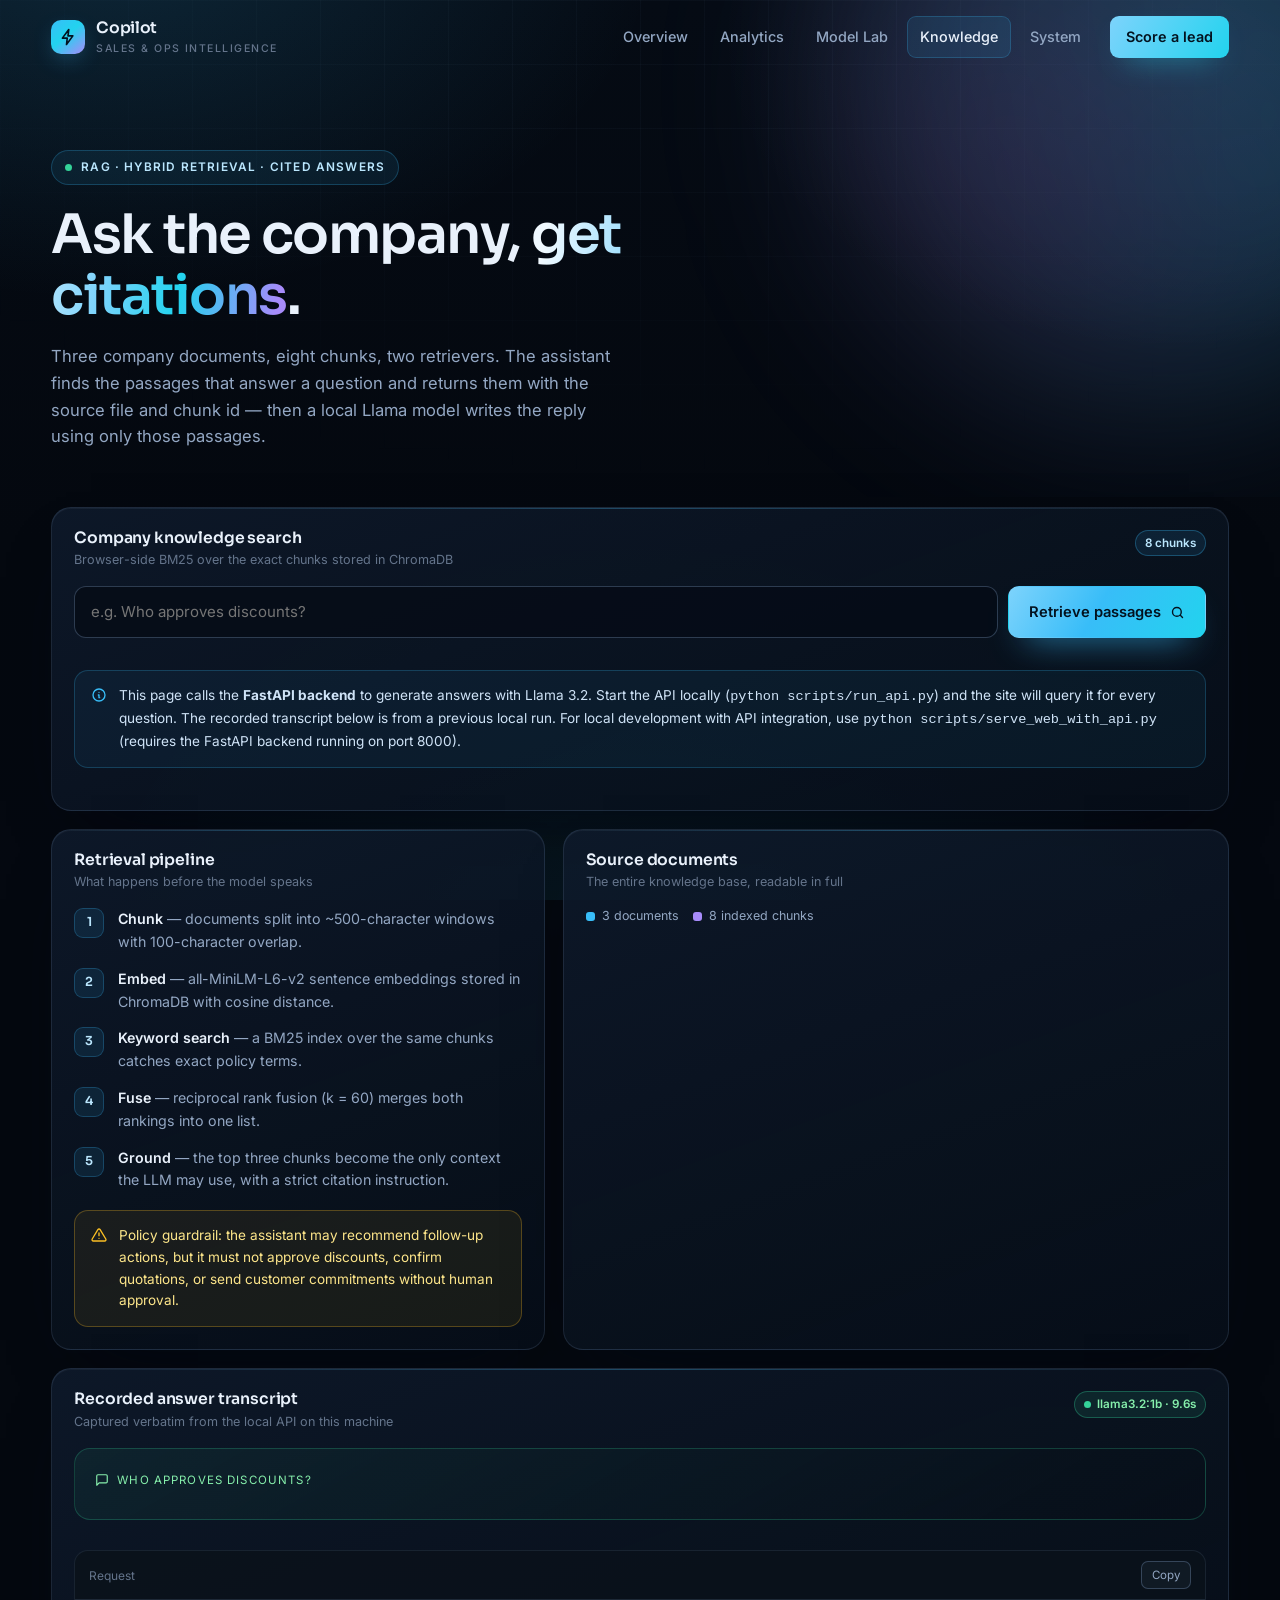
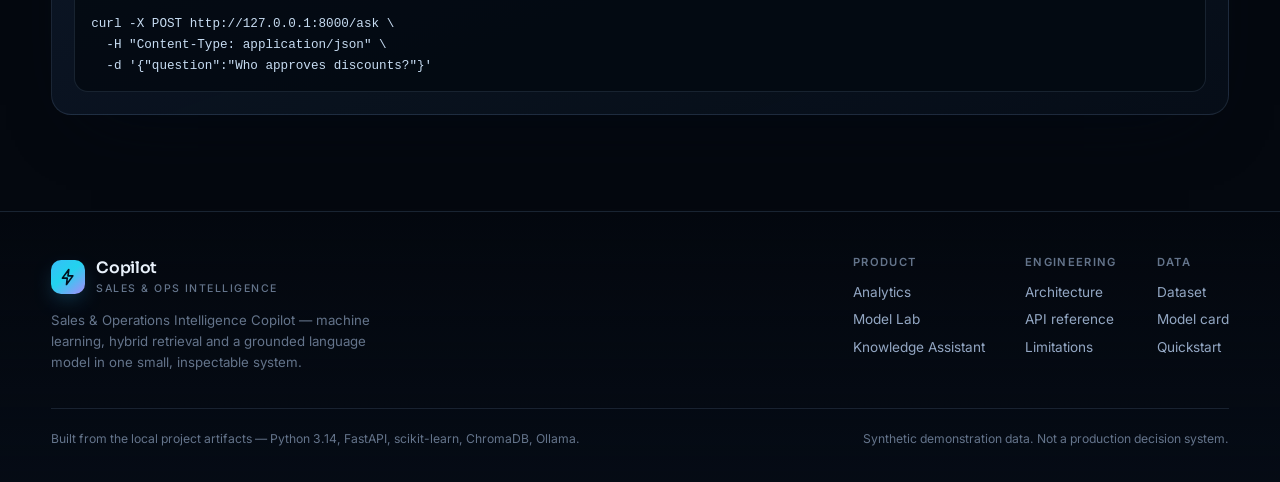
<file: web/knowledge.html>
<!doctype html>
<html lang="en">
<head>
  <meta charset="utf-8" />
  <meta name="viewport" content="width=device-width, initial-scale=1" />
  <title>Knowledge Assistant — Sales &amp; Operations Intelligence Copilot</title>
  <meta name="description" content="Retrieval-augmented company knowledge: hybrid semantic + BM25 search over company documents, with grounded answers and source citations." />
  <meta name="theme-color" content="#04080f" />
  <link rel="icon" href="favicon.svg" type="image/svg+xml" />
  <link rel="preconnect" href="https://fonts.googleapis.com" />
  <link rel="preconnect" href="https://fonts.gstatic.com" crossorigin />
  <link href="https://fonts.googleapis.com/css2?family=Inter:wght@400;500;600&family=Sora:wght@400;500;600;700&display=swap" rel="stylesheet" />
  <link rel="stylesheet" href="assets/css/styles.css" />
</head>
<body data-page="knowledge">
  <a class="skip-link" href="#main">Skip to content</a>

  <header class="site-nav">
    <div class="nav-inner">
      <a class="brand" href="index.html" aria-label="Sales and Operations Intelligence Copilot home">
        <span class="brand-mark" aria-hidden="true">
          <svg width="18" height="18" viewBox="0 0 24 24" fill="none" stroke="currentColor" stroke-width="2.2" stroke-linecap="round" stroke-linejoin="round"><path d="M13 2 4.5 13.5H11l-1 8.5 8.5-11.5H12l1-8.5Z"/></svg>
        </span>
        <span>Copilot<span class="brand-sub">Sales &amp; Ops Intelligence</span></span>
      </a>
      <button class="nav-toggle" type="button" aria-label="Toggle navigation" aria-expanded="false">
        <span></span><span></span><span></span>
      </button>
      <nav class="nav-links" aria-label="Primary">
        <a href="index.html" data-nav="overview">Overview</a>
        <a href="analytics.html" data-nav="analytics">Analytics</a>
        <a href="model.html" data-nav="model">Model Lab</a>
        <a href="knowledge.html" data-nav="knowledge">Knowledge</a>
        <a href="system.html" data-nav="system">System</a>
        <a href="model.html" class="nav-cta">Score a lead</a>
      </nav>
    </div>
  </header>

  <main id="main">
    <section class="hero" style="padding-bottom: 30px;">
      <div class="shell">
        <span class="eyebrow"><span class="pulse-dot"></span> RAG &middot; hybrid retrieval &middot; cited answers</span>
        <h1 style="font-size: clamp(2.2rem, 4.4vw, 3.4rem); margin: 20px 0 16px; max-width: 18ch;">
          Ask the company, <span class="grad-text">get citations</span>.
        </h1>
        <p class="lede">
          Three company documents, eight chunks, two retrievers. The assistant
          finds the passages that answer a question and returns them with the
          source file and chunk id — then a local Llama model writes the reply
          using only those passages.
        </p>
      </div>
    </section>

    <section class="section tight" style="padding-top: 10px;">
      <div class="shell">
        <article class="card">
          <div class="card-head">
            <div>
              <h3 class="card-title">Company knowledge search</h3>
              <p class="card-sub">Browser-side BM25 over the exact chunks stored in ChromaDB</p>
            </div>
            <span class="tag info" id="chunkCount">8 chunks</span>
          </div>

          <form class="search-box" id="searchForm" role="search">
            <label class="sr-only" for="question">Ask a company knowledge question</label>
            <input id="question" name="question" type="search" placeholder="e.g. Who approves discounts?" />
            <button class="btn btn-primary" type="submit">
              Retrieve passages
              <svg width="15" height="15" viewBox="0 0 24 24" fill="none" stroke="currentColor" stroke-width="2.2" stroke-linecap="round" stroke-linejoin="round" aria-hidden="true"><circle cx="11" cy="11" r="7"/><path d="m20 20-3.5-3.5"/></svg>
            </button>
          </form>

          <div class="preset-row" id="sampleQuestions" aria-label="Sample questions"></div>

          <div class="note" style="margin-top: 16px;">
            <svg width="16" height="16" viewBox="0 0 24 24" fill="none" stroke="currentColor" stroke-width="2" stroke-linecap="round" stroke-linejoin="round" aria-hidden="true"><circle cx="12" cy="12" r="9"/><path d="M12 8h.01M11 12h1v4h1"/></svg>
            <span>
              This page calls the <strong>FastAPI backend</strong> to generate answers with Llama 3.2.
              Start the API locally (<span class="mono">python scripts/run_api.py</span>) and the site will
              query it for every question. The recorded transcript below is from a previous local run.
              For local development with API integration, use <span class="mono">python scripts/serve_web_with_api.py</span>
              (requires the FastAPI backend running on port 8000).
            </span>
          </div>

          <div id="results" style="margin-top: 20px;" aria-live="polite"></div>
        </article>

        <div class="grid g-5-7" style="margin-top: 18px;">
          <article class="card">
            <div class="card-head">
              <div>
                <h3 class="card-title">Retrieval pipeline</h3>
                <p class="card-sub">What happens before the model speaks</p>
              </div>
            </div>
            <ol class="steps" style="margin-top: 16px;">
              <li><b>Chunk</b> — documents split into ~500-character windows with 100-character overlap.</li>
              <li><b>Embed</b> — all-MiniLM-L6-v2 sentence embeddings stored in ChromaDB with cosine distance.</li>
              <li><b>Keyword search</b> — a BM25 index over the same chunks catches exact policy terms.</li>
              <li><b>Fuse</b> — reciprocal rank fusion (k = 60) merges both rankings into one list.</li>
              <li><b>Ground</b> — the top three chunks become the only context the LLM may use, with a strict citation instruction.</li>
            </ol>
            <div class="note warn" style="margin-top: 18px;">
              <svg width="16" height="16" viewBox="0 0 24 24" fill="none" stroke="currentColor" stroke-width="2" stroke-linecap="round" stroke-linejoin="round" aria-hidden="true"><path d="M12 9v4M12 17h.01"/><path d="M10.3 3.9 1.8 18a2 2 0 0 0 1.7 3h17a2 2 0 0 0 1.7-3L13.7 3.9a2 2 0 0 0-3.4 0Z"/></svg>
              <span>
                Policy guardrail: the assistant may recommend follow-up actions, but
                it must not approve discounts, confirm quotations, or send customer
                commitments without human approval.
              </span>
            </div>
          </article>

          <article class="card">
            <div class="card-head">
              <div>
                <h3 class="card-title">Source documents</h3>
                <p class="card-sub">The entire knowledge base, readable in full</p>
              </div>
            </div>
            <div id="documentList" style="margin-top: 14px;"></div>
            <div class="legend">
              <span class="legend-item"><span class="legend-dot" style="background:#38bdf8"></span> 3 documents</span>
              <span class="legend-item"><span class="legend-dot" style="background:#a78bfa"></span> 8 indexed chunks</span>
            </div>
          </article>
        </div>

        <article class="card" style="margin-top: 18px;">
          <div class="card-head">
            <div>
              <h3 class="card-title">Recorded answer transcript</h3>
              <p class="card-sub">Captured verbatim from the local API on this machine</p>
            </div>
            <span class="tag good"><span class="pulse-dot"></span> llama3.2:1b · 9.6s</span>
          </div>
          <div class="card-body">
            <div class="answer-card">
              <span class="answer-label">
                <svg width="14" height="14" viewBox="0 0 24 24" fill="none" stroke="currentColor" stroke-width="2" stroke-linecap="round" stroke-linejoin="round" aria-hidden="true"><path d="M21 15a2 2 0 0 1-2 2H7l-4 4V5a2 2 0 0 1 2-2h14a2 2 0 0 1 2 2Z"/></svg>
                Who approves discounts?
              </span>
              <p class="answer-text" id="transcriptAnswer"></p>
            </div>
            <div class="chunk-list" id="transcriptCitations"></div>
            <div style="margin-top: 16px;" class="code">
              <div class="code-head">
                <span>Request</span>
                <button class="copy-btn" type="button" data-copy="#askCurl">Copy</button>
              </div>
              <pre id="askCurl">curl -X POST http://127.0.0.1:8000/ask \
  -H "Content-Type: application/json" \
  -d '{"question":"Who approves discounts?"}'</pre>
            </div>
          </div>
        </article>
      </div>
    </section>
  </main>

  <footer class="site-footer">
    <div class="shell">
      <div class="footer-grid">
        <div class="footer-brand">
          <a class="brand" href="index.html">
            <span class="brand-mark" aria-hidden="true">
              <svg width="18" height="18" viewBox="0 0 24 24" fill="none" stroke="currentColor" stroke-width="2.2" stroke-linecap="round" stroke-linejoin="round"><path d="M13 2 4.5 13.5H11l-1 8.5 8.5-11.5H12l1-8.5Z"/></svg>
            </span>
            <span>Copilot<span class="brand-sub">Sales &amp; Ops Intelligence</span></span>
          </a>
          <p>
            Sales &amp; Operations Intelligence Copilot — machine learning, hybrid
            retrieval and a grounded language model in one small, inspectable system.
          </p>
        </div>
        <div class="footer-links">
          <div class="footer-col">
            <h4>Product</h4>
            <a href="analytics.html">Analytics</a>
            <a href="model.html">Model Lab</a>
            <a href="knowledge.html">Knowledge Assistant</a>
          </div>
          <div class="footer-col">
            <h4>Engineering</h4>
            <a href="system.html">Architecture</a>
            <a href="system.html#api">API reference</a>
            <a href="system.html#limitations">Limitations</a>
          </div>
          <div class="footer-col">
            <h4>Data</h4>
            <a href="system.html#dataset">Dataset</a>
            <a href="system.html#model-card">Model card</a>
            <a href="system.html#quickstart">Quickstart</a>
          </div>
        </div>
      </div>
      <div class="footer-bottom">
        <span>Built from the local project artifacts — Python 3.14, FastAPI, scikit-learn, ChromaDB, Ollama.</span>
        <span>Synthetic demonstration data. Not a production decision system.</span>
      </div>
    </div>
  </footer>

  <script src="assets/js/common.js" defer></script>
  <script src="assets/js/knowledge.js" defer></script>
</body>
</html>
</file>
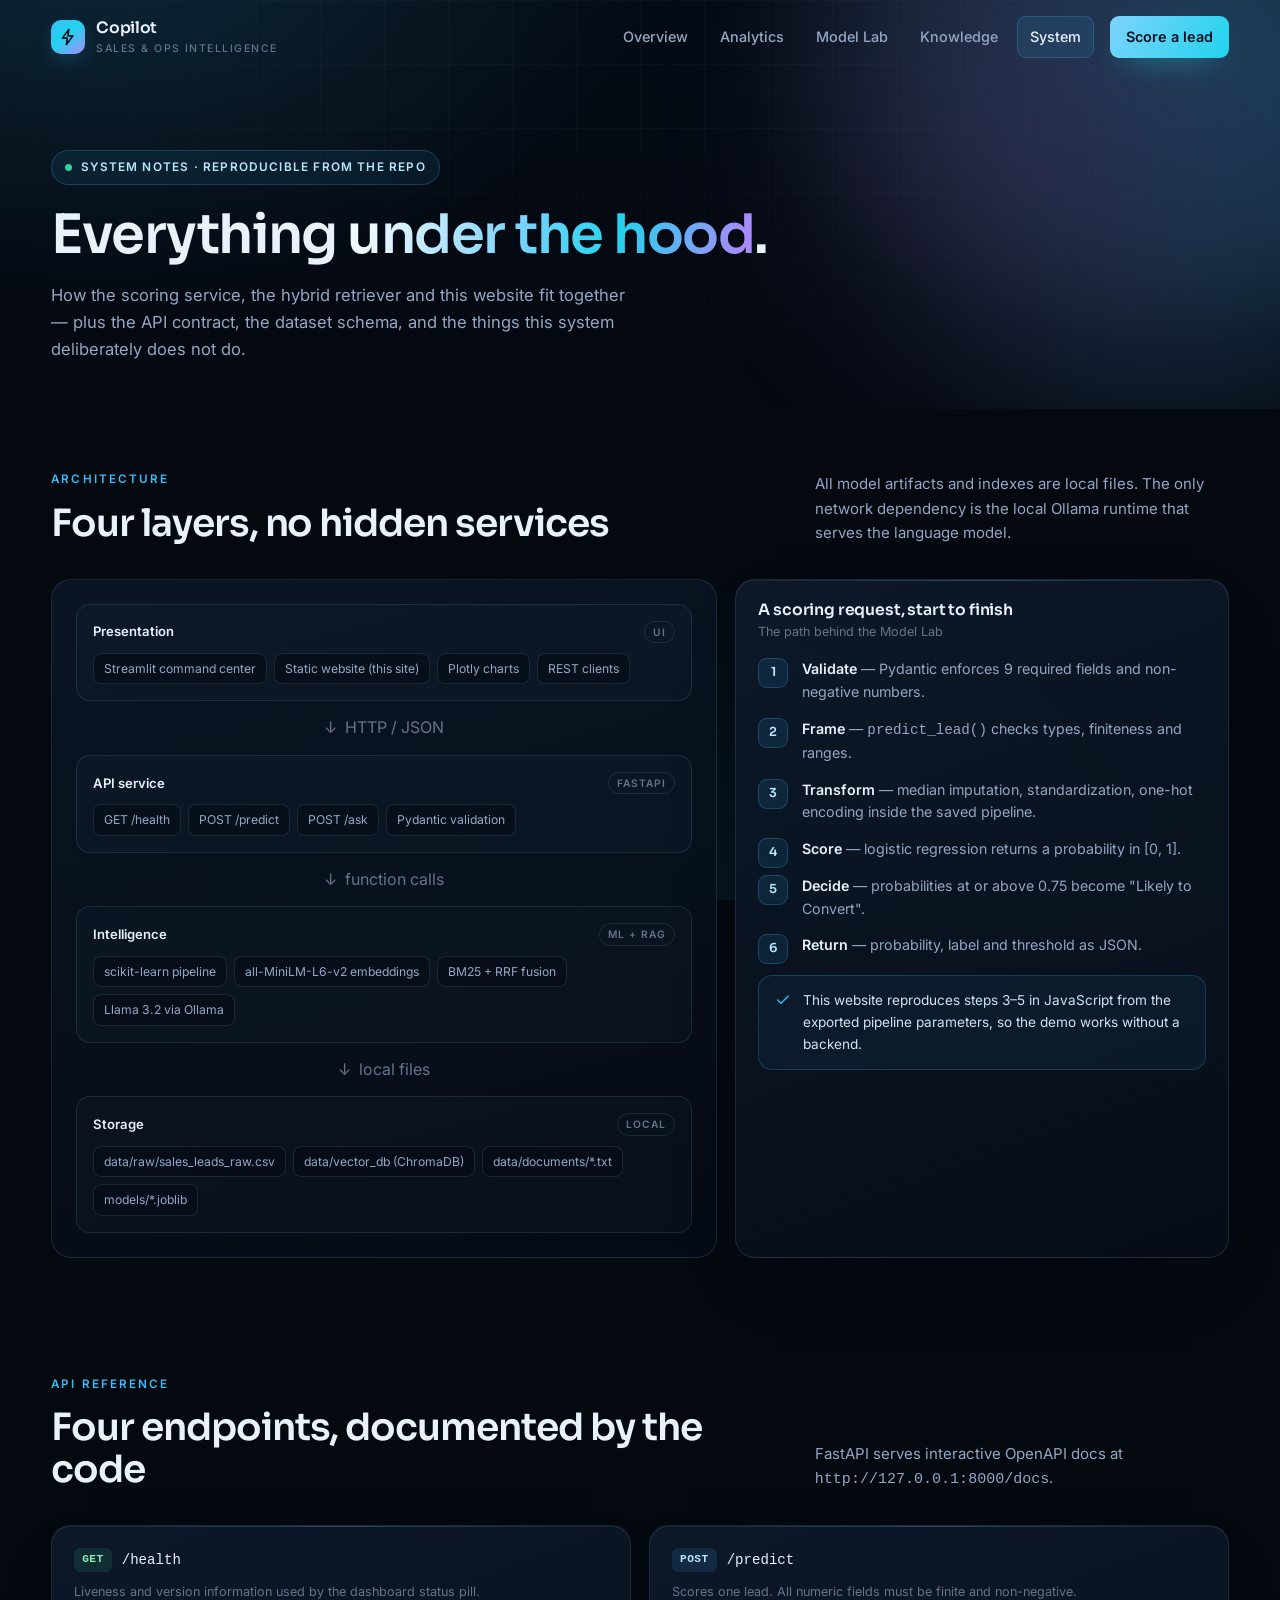
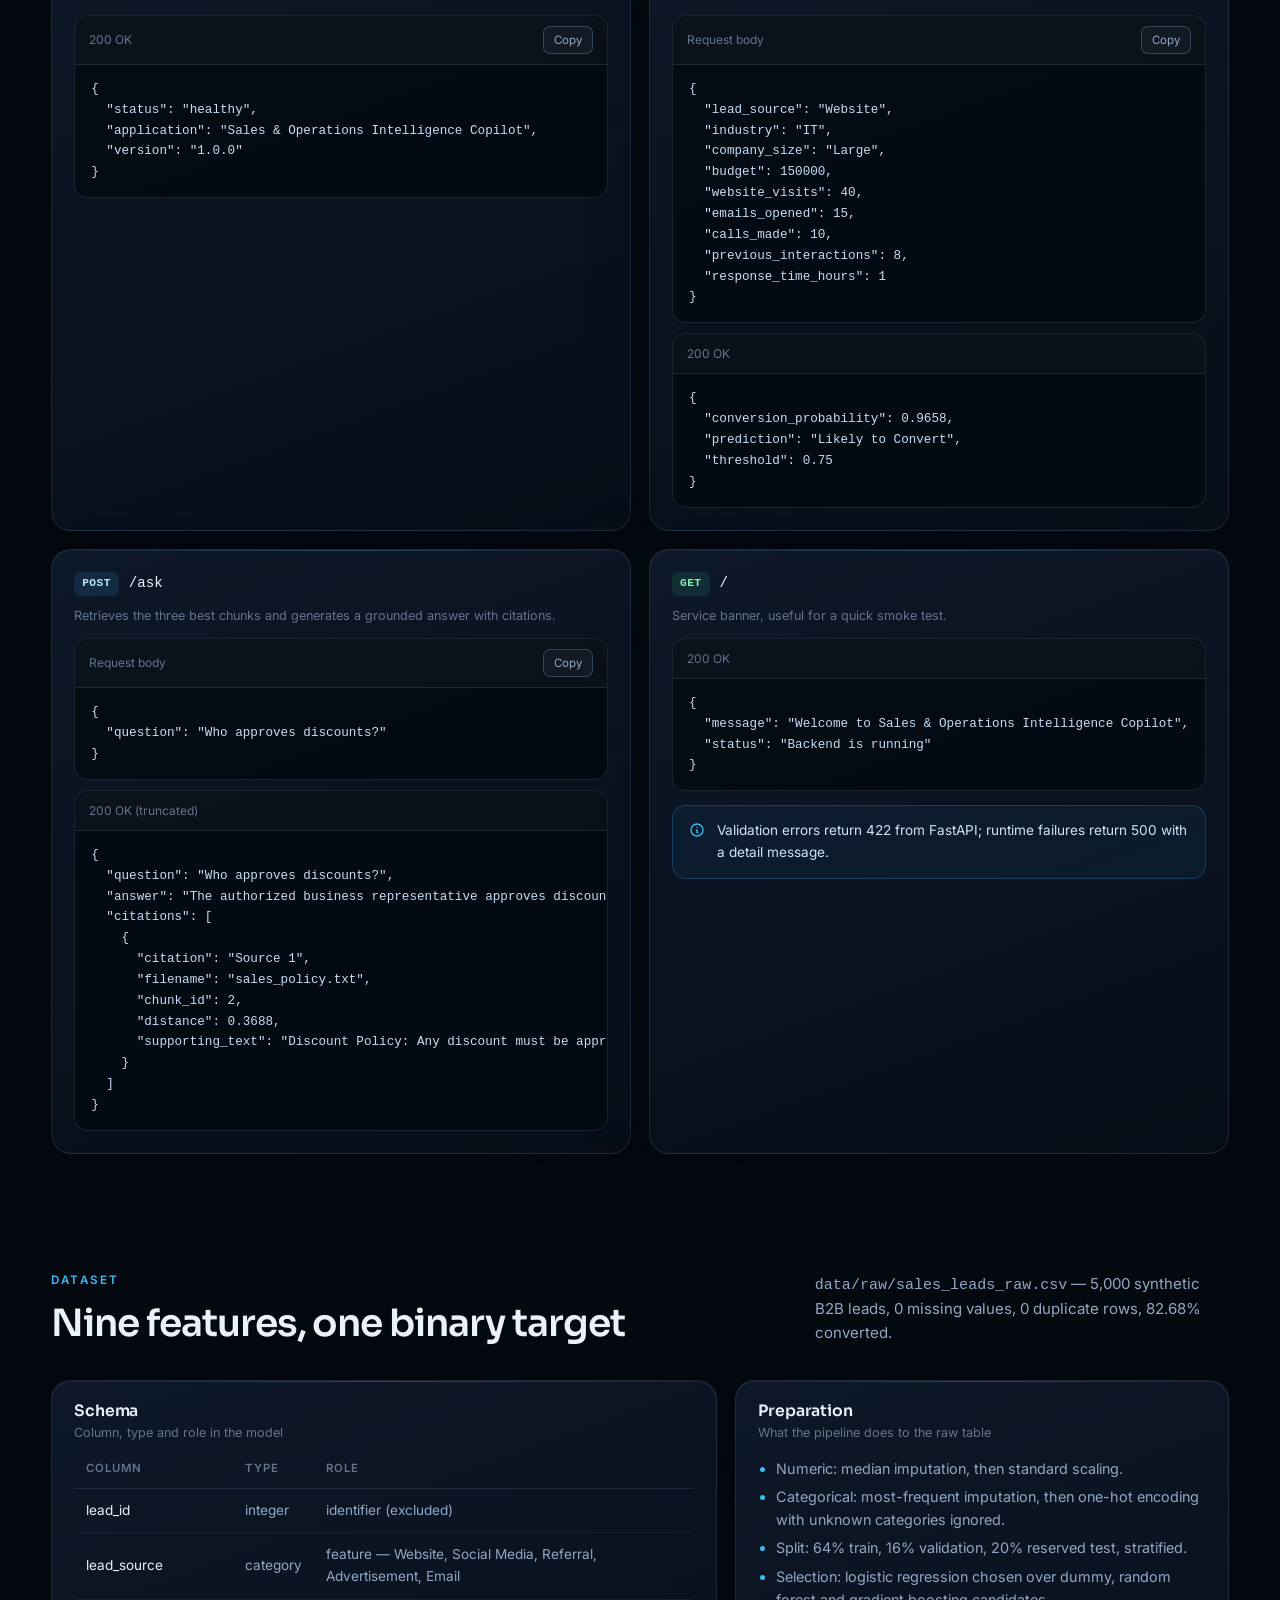
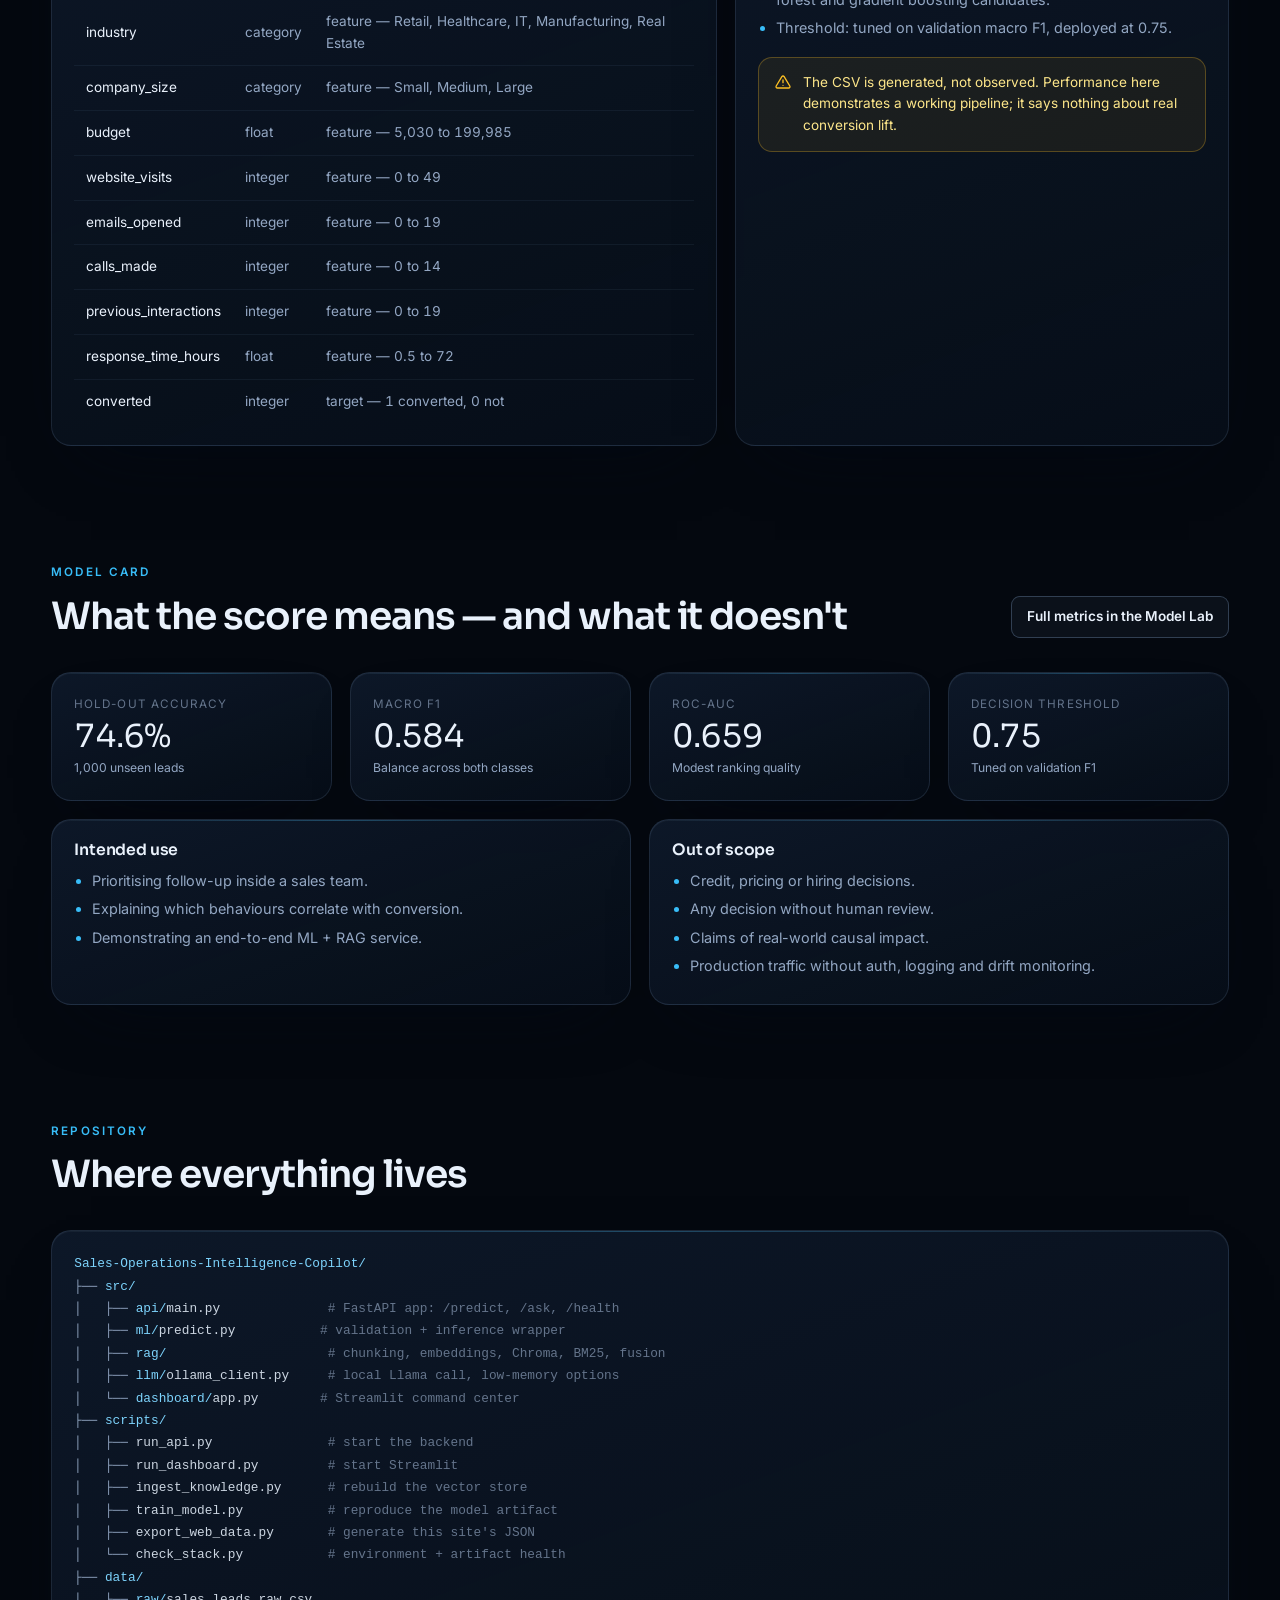
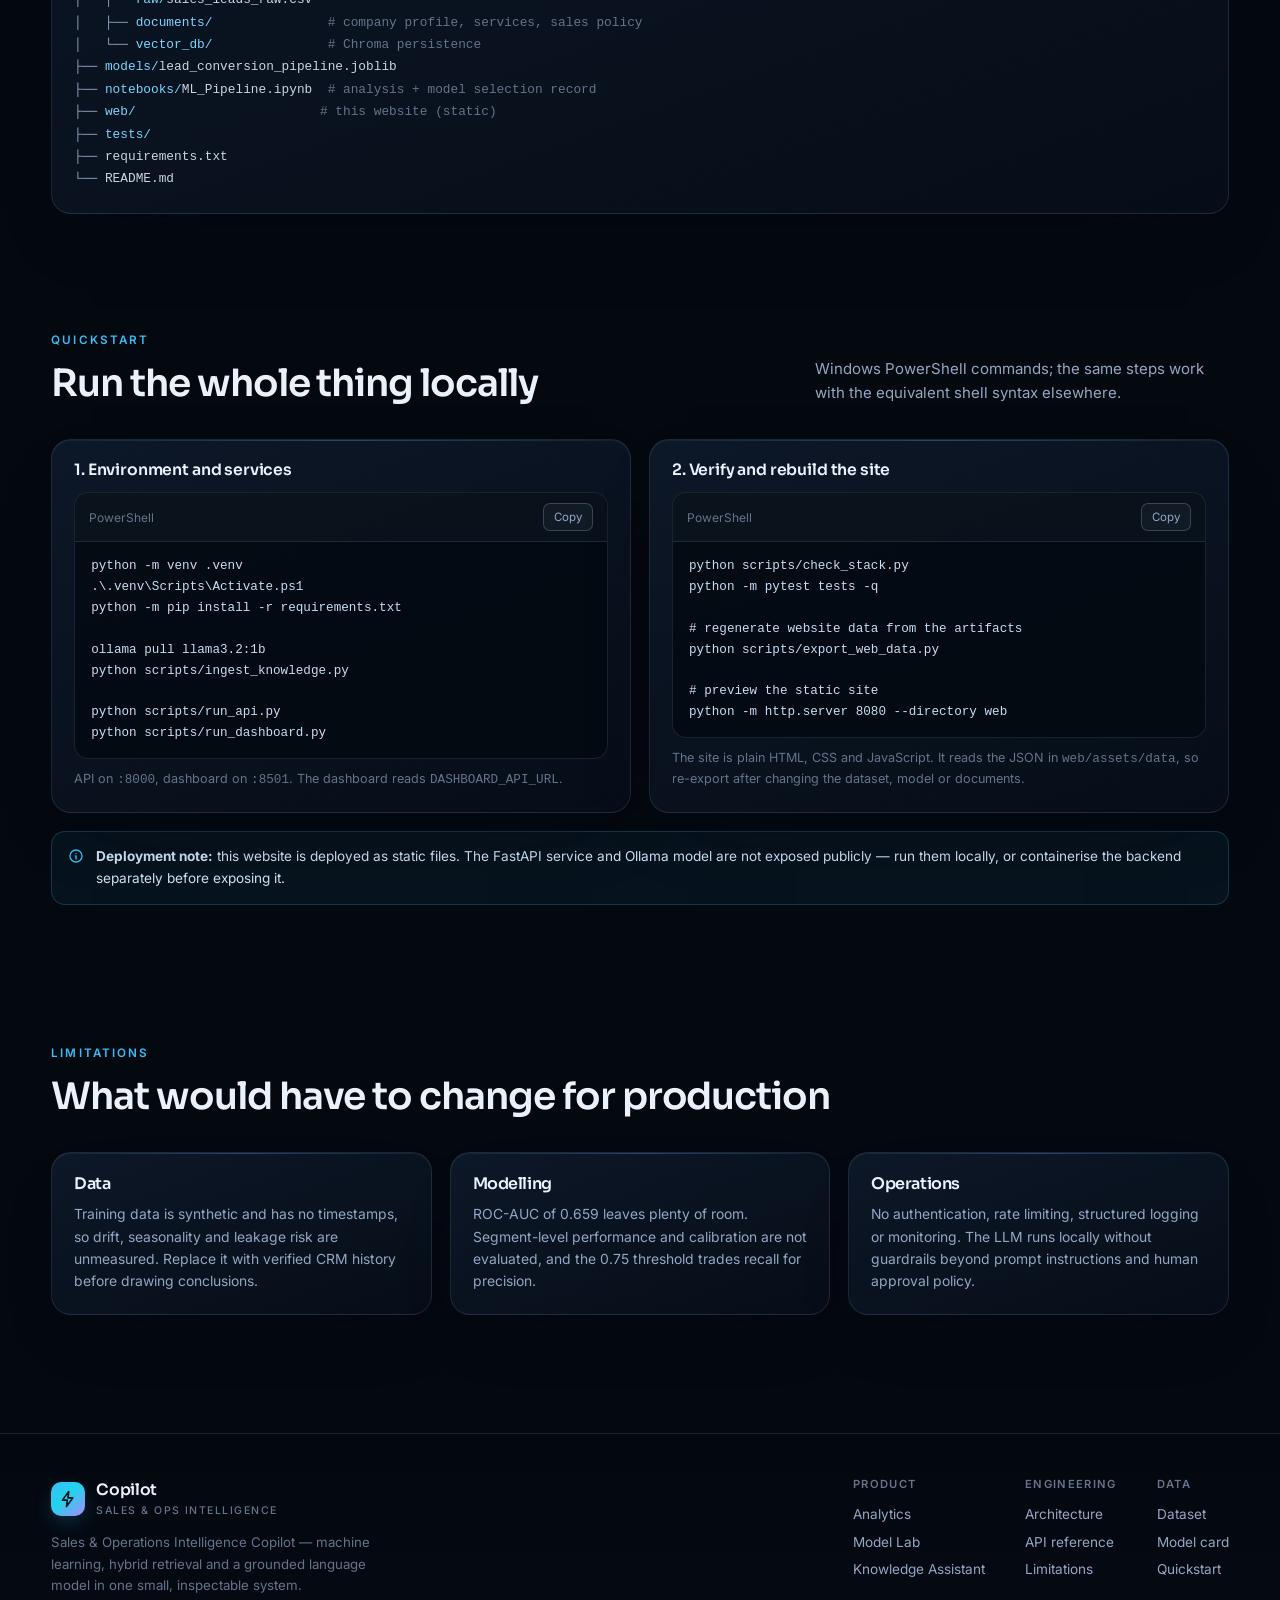
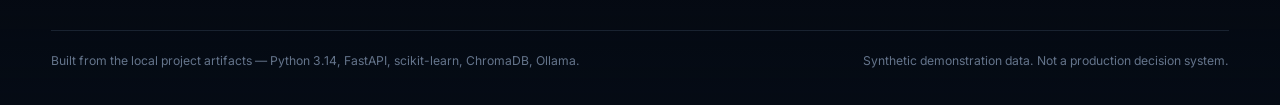
<file: web/system.html>
<!doctype html>
<html lang="en">
<head>
  <meta charset="utf-8" />
  <meta name="viewport" content="width=device-width, initial-scale=1" />
  <title>System — Sales &amp; Operations Intelligence Copilot</title>
  <meta name="description" content="Architecture, API reference, dataset documentation, quickstart and limitations for the Sales & Operations Intelligence Copilot." />
  <meta name="theme-color" content="#04080f" />
  <link rel="icon" href="favicon.svg" type="image/svg+xml" />
  <link rel="preconnect" href="https://fonts.googleapis.com" />
  <link rel="preconnect" href="https://fonts.gstatic.com" crossorigin />
  <link href="https://fonts.googleapis.com/css2?family=Inter:wght@400;500;600&family=Sora:wght@400;500;600;700&display=swap" rel="stylesheet" />
  <link rel="stylesheet" href="assets/css/styles.css" />
</head>
<body data-page="system">
  <a class="skip-link" href="#main">Skip to content</a>

  <header class="site-nav">
    <div class="nav-inner">
      <a class="brand" href="index.html" aria-label="Sales and Operations Intelligence Copilot home">
        <span class="brand-mark" aria-hidden="true">
          <svg width="18" height="18" viewBox="0 0 24 24" fill="none" stroke="currentColor" stroke-width="2.2" stroke-linecap="round" stroke-linejoin="round"><path d="M13 2 4.5 13.5H11l-1 8.5 8.5-11.5H12l1-8.5Z"/></svg>
        </span>
        <span>Copilot<span class="brand-sub">Sales &amp; Ops Intelligence</span></span>
      </a>
      <button class="nav-toggle" type="button" aria-label="Toggle navigation" aria-expanded="false">
        <span></span><span></span><span></span>
      </button>
      <nav class="nav-links" aria-label="Primary">
        <a href="index.html" data-nav="overview">Overview</a>
        <a href="analytics.html" data-nav="analytics">Analytics</a>
        <a href="model.html" data-nav="model">Model Lab</a>
        <a href="knowledge.html" data-nav="knowledge">Knowledge</a>
        <a href="system.html" data-nav="system">System</a>
        <a href="model.html" class="nav-cta">Score a lead</a>
      </nav>
    </div>
  </header>

  <main id="main">
    <section class="hero" style="padding-bottom: 30px;">
      <div class="shell">
        <span class="eyebrow"><span class="pulse-dot"></span> System notes &middot; reproducible from the repo</span>
        <h1 style="font-size: clamp(2.2rem, 4.4vw, 3.4rem); margin: 20px 0 16px; max-width: 18ch;">
          Everything <span class="grad-text">under the hood</span>.
        </h1>
        <p class="lede">
          How the scoring service, the hybrid retriever and this website fit
          together — plus the API contract, the dataset schema, and the things this
          system deliberately does not do.
        </p>
      </div>
    </section>

    <section class="section tight" id="architecture">
      <div class="shell">
        <div class="section-head reveal">
          <div>
            <span class="kicker">Architecture</span>
            <h2 class="h2">Four layers, no hidden services</h2>
          </div>
          <p class="section-sub">
            All model artifacts and indexes are local files. The only network
            dependency is the local Ollama runtime that serves the language model.
          </p>
        </div>

        <div class="grid g-7-5">
          <div class="arch reveal">
            <div class="layer">
              <div class="layer-head">Presentation <span class="layer-tag">UI</span></div>
              <div class="layer-chips">
                <span class="stack-chip">Streamlit command center</span>
                <span class="stack-chip">Static website (this site)</span>
                <span class="stack-chip">Plotly charts</span>
                <span class="stack-chip">REST clients</span>
              </div>
            </div>
            <div class="flow-arrow" aria-hidden="true">↓ &nbsp;HTTP / JSON</div>
            <div class="layer">
              <div class="layer-head">API service <span class="layer-tag">FastAPI</span></div>
              <div class="layer-chips">
                <span class="stack-chip">GET /health</span>
                <span class="stack-chip">POST /predict</span>
                <span class="stack-chip">POST /ask</span>
                <span class="stack-chip">Pydantic validation</span>
              </div>
            </div>
            <div class="flow-arrow" aria-hidden="true">↓ &nbsp;function calls</div>
            <div class="layer">
              <div class="layer-head">Intelligence <span class="layer-tag">ML + RAG</span></div>
              <div class="layer-chips">
                <span class="stack-chip">scikit-learn pipeline</span>
                <span class="stack-chip">all-MiniLM-L6-v2 embeddings</span>
                <span class="stack-chip">BM25 + RRF fusion</span>
                <span class="stack-chip">Llama 3.2 via Ollama</span>
              </div>
            </div>
            <div class="flow-arrow" aria-hidden="true">↓ &nbsp;local files</div>
            <div class="layer">
              <div class="layer-head">Storage <span class="layer-tag">local</span></div>
              <div class="layer-chips">
                <span class="stack-chip">data/raw/sales_leads_raw.csv</span>
                <span class="stack-chip">data/vector_db (ChromaDB)</span>
                <span class="stack-chip">data/documents/*.txt</span>
                <span class="stack-chip">models/*.joblib</span>
              </div>
            </div>
          </div>

          <article class="card reveal">
            <div class="card-head">
              <div>
                <h3 class="card-title">A scoring request, start to finish</h3>
                <p class="card-sub">The path behind the Model Lab</p>
              </div>
            </div>
            <ol class="steps" style="margin-top: 16px;">
              <li><b>Validate</b> — Pydantic enforces 9 required fields and non-negative numbers.</li>
              <li><b>Frame</b> — <span class="mono">predict_lead()</span> checks types, finiteness and ranges.</li>
              <li><b>Transform</b> — median imputation, standardization, one-hot encoding inside the saved pipeline.</li>
              <li><b>Score</b> — logistic regression returns a probability in [0, 1].</li>
              <li><b>Decide</b> — probabilities at or above 0.75 become "Likely to Convert".</li>
              <li><b>Return</b> — probability, label and threshold as JSON.</li>
            </ol>
            <div class="note" style="margin-top: 18px;">
              <svg width="16" height="16" viewBox="0 0 24 24" fill="none" stroke="currentColor" stroke-width="2" stroke-linecap="round" stroke-linejoin="round" aria-hidden="true"><path d="M20 6 9 17l-5-5"/></svg>
              <span>
                This website reproduces steps 3–5 in JavaScript from the exported
                pipeline parameters, so the demo works without a backend.
              </span>
            </div>
          </article>
        </div>
      </div>
    </section>

    <section class="section tight" id="api">
      <div class="shell">
        <div class="section-head reveal">
          <div>
            <span class="kicker">API reference</span>
            <h2 class="h2">Four endpoints, documented by the code</h2>
          </div>
          <p class="section-sub">
            FastAPI serves interactive OpenAPI docs at
            <span class="mono">http://127.0.0.1:8000/docs</span>.
          </p>
        </div>

        <div class="grid g2">
          <article class="card reveal">
            <div class="endpoint"><span class="method get">GET</span><span class="path">/health</span></div>
            <p class="card-sub">Liveness and version information used by the dashboard status pill.</p>
            <div class="code" style="margin-top: 12px;">
              <div class="code-head"><span>200 OK</span><button class="copy-btn" type="button" data-copy="#healthRes">Copy</button></div>
              <pre id="healthRes">{
  "status": "healthy",
  "application": "Sales &amp; Operations Intelligence Copilot",
  "version": "1.0.0"
}</pre>
            </div>
          </article>

          <article class="card reveal">
            <div class="endpoint"><span class="method post">POST</span><span class="path">/predict</span></div>
            <p class="card-sub">Scores one lead. All numeric fields must be finite and non-negative.</p>
            <div class="code" style="margin-top: 12px;">
              <div class="code-head"><span>Request body</span><button class="copy-btn" type="button" data-copy="#predictReq">Copy</button></div>
              <pre id="predictReq">{
  "lead_source": "Website",
  "industry": "IT",
  "company_size": "Large",
  "budget": 150000,
  "website_visits": 40,
  "emails_opened": 15,
  "calls_made": 10,
  "previous_interactions": 8,
  "response_time_hours": 1
}</pre>
            </div>
            <div class="code" style="margin-top: 10px;">
              <div class="code-head"><span>200 OK</span></div>
              <pre>{
  "conversion_probability": 0.9658,
  "prediction": "Likely to Convert",
  "threshold": 0.75
}</pre>
            </div>
          </article>

          <article class="card reveal">
            <div class="endpoint"><span class="method post">POST</span><span class="path">/ask</span></div>
            <p class="card-sub">Retrieves the three best chunks and generates a grounded answer with citations.</p>
            <div class="code" style="margin-top: 12px;">
              <div class="code-head"><span>Request body</span><button class="copy-btn" type="button" data-copy="#askReq">Copy</button></div>
              <pre id="askReq">{
  "question": "Who approves discounts?"
}</pre>
            </div>
            <div class="code" style="margin-top: 10px;">
              <div class="code-head"><span>200 OK (truncated)</span></div>
              <pre>{
  "question": "Who approves discounts?",
  "answer": "The authorized business representative approves discounts...",
  "citations": [
    {
      "citation": "Source 1",
      "filename": "sales_policy.txt",
      "chunk_id": 2,
      "distance": 0.3688,
      "supporting_text": "Discount Policy: Any discount must be approved..."
    }
  ]
}</pre>
            </div>
          </article>

          <article class="card reveal">
            <div class="endpoint"><span class="method get">GET</span><span class="path">/</span></div>
            <p class="card-sub">Service banner, useful for a quick smoke test.</p>
            <div class="code" style="margin-top: 12px;">
              <div class="code-head"><span>200 OK</span></div>
              <pre>{
  "message": "Welcome to Sales &amp; Operations Intelligence Copilot",
  "status": "Backend is running"
}</pre>
            </div>
            <div class="note" style="margin-top: 14px;">
              <svg width="16" height="16" viewBox="0 0 24 24" fill="none" stroke="currentColor" stroke-width="2" stroke-linecap="round" stroke-linejoin="round" aria-hidden="true"><circle cx="12" cy="12" r="9"/><path d="M12 8h.01M11 12h1v4h1"/></svg>
              <span>Validation errors return 422 from FastAPI; runtime failures return 500 with a detail message.</span>
            </div>
          </article>
        </div>
      </div>
    </section>

    <section class="section tight" id="dataset">
      <div class="shell">
        <div class="section-head reveal">
          <div>
            <span class="kicker">Dataset</span>
            <h2 class="h2">Nine features, one binary target</h2>
          </div>
          <p class="section-sub">
            <span class="mono">data/raw/sales_leads_raw.csv</span> — 5,000 synthetic
            B2B leads, 0 missing values, 0 duplicate rows, 82.68% converted.
          </p>
        </div>

        <div class="grid g-7-5">
          <article class="card reveal">
            <div class="card-head">
              <div>
                <h3 class="card-title">Schema</h3>
                <p class="card-sub">Column, type and role in the model</p>
              </div>
            </div>
            <div class="card-body table-wrap">
              <table class="data">
                <thead>
                  <tr><th>Column</th><th>Type</th><th>Role</th></tr>
                </thead>
                <tbody>
                  <tr><td class="strong">lead_id</td><td>integer</td><td>identifier (excluded)</td></tr>
                  <tr><td class="strong">lead_source</td><td>category</td><td>feature — Website, Social Media, Referral, Advertisement, Email</td></tr>
                  <tr><td class="strong">industry</td><td>category</td><td>feature — Retail, Healthcare, IT, Manufacturing, Real Estate</td></tr>
                  <tr><td class="strong">company_size</td><td>category</td><td>feature — Small, Medium, Large</td></tr>
                  <tr><td class="strong">budget</td><td>float</td><td>feature — 5,030 to 199,985</td></tr>
                  <tr><td class="strong">website_visits</td><td>integer</td><td>feature — 0 to 49</td></tr>
                  <tr><td class="strong">emails_opened</td><td>integer</td><td>feature — 0 to 19</td></tr>
                  <tr><td class="strong">calls_made</td><td>integer</td><td>feature — 0 to 14</td></tr>
                  <tr><td class="strong">previous_interactions</td><td>integer</td><td>feature — 0 to 19</td></tr>
                  <tr><td class="strong">response_time_hours</td><td>float</td><td>feature — 0.5 to 72</td></tr>
                  <tr><td class="strong">converted</td><td>integer</td><td>target — 1 converted, 0 not</td></tr>
                </tbody>
              </table>
            </div>
          </article>

          <article class="card reveal">
            <div class="card-head">
              <div>
                <h3 class="card-title">Preparation</h3>
                <p class="card-sub">What the pipeline does to the raw table</p>
              </div>
            </div>
            <ul class="clean" style="margin-top: 14px;">
              <li>Numeric: median imputation, then standard scaling.</li>
              <li>Categorical: most-frequent imputation, then one-hot encoding with unknown categories ignored.</li>
              <li>Split: 64% train, 16% validation, 20% reserved test, stratified.</li>
              <li>Selection: logistic regression chosen over dummy, random forest and gradient boosting candidates.</li>
              <li>Threshold: tuned on validation macro F1, deployed at 0.75.</li>
            </ul>
            <div class="note warn" style="margin-top: 18px;">
              <svg width="16" height="16" viewBox="0 0 24 24" fill="none" stroke="currentColor" stroke-width="2" stroke-linecap="round" stroke-linejoin="round" aria-hidden="true"><path d="M12 9v4M12 17h.01"/><path d="M10.3 3.9 1.8 18a2 2 0 0 0 1.7 3h17a2 2 0 0 0 1.7-3L13.7 3.9a2 2 0 0 0-3.4 0Z"/></svg>
              <span>
                The CSV is generated, not observed. Performance here demonstrates a
                working pipeline; it says nothing about real conversion lift.
              </span>
            </div>
          </article>
        </div>
      </div>
    </section>

    <section class="section tight" id="model-card">
      <div class="shell">
        <div class="section-head reveal">
          <div>
            <span class="kicker">Model card</span>
            <h2 class="h2">What the score means — and what it doesn't</h2>
          </div>
          <a class="btn btn-ghost btn-sm" href="model.html#model-card">Full metrics in the Model Lab</a>
        </div>

        <div class="grid g4">
          <article class="card kpi reveal">
            <span class="kpi-label">Hold-out accuracy</span>
            <span class="kpi-value num">74.6%</span>
            <span class="kpi-foot">1,000 unseen leads</span>
          </article>
          <article class="card kpi reveal">
            <span class="kpi-label">Macro F1</span>
            <span class="kpi-value num">0.584</span>
            <span class="kpi-foot">Balance across both classes</span>
          </article>
          <article class="card kpi reveal">
            <span class="kpi-label">ROC-AUC</span>
            <span class="kpi-value num">0.659</span>
            <span class="kpi-foot">Modest ranking quality</span>
          </article>
          <article class="card kpi reveal">
            <span class="kpi-label">Decision threshold</span>
            <span class="kpi-value num">0.75</span>
            <span class="kpi-foot">Tuned on validation F1</span>
          </article>
        </div>

        <div class="grid g2" style="margin-top: 18px;">
          <article class="card reveal">
            <h3 class="card-title">Intended use</h3>
            <ul class="clean" style="margin-top: 10px;">
              <li>Prioritising follow-up inside a sales team.</li>
              <li>Explaining which behaviours correlate with conversion.</li>
              <li>Demonstrating an end-to-end ML + RAG service.</li>
            </ul>
          </article>
          <article class="card reveal">
            <h3 class="card-title">Out of scope</h3>
            <ul class="clean" style="margin-top: 10px;">
              <li>Credit, pricing or hiring decisions.</li>
              <li>Any decision without human review.</li>
              <li>Claims of real-world causal impact.</li>
              <li>Production traffic without auth, logging and drift monitoring.</li>
            </ul>
          </article>
        </div>
      </div>
    </section>

    <section class="section tight" id="structure">
      <div class="shell">
        <div class="section-head reveal">
          <div>
            <span class="kicker">Repository</span>
            <h2 class="h2">Where everything lives</h2>
          </div>
        </div>
        <article class="card reveal">
          <pre class="tree"><span class="dir">Sales-Operations-Intelligence-Copilot/</span>
├── <span class="dir">src/</span>
│   ├── <span class="dir">api/</span><span class="file">main.py</span>              <span class="comment"># FastAPI app: /predict, /ask, /health</span>
│   ├── <span class="dir">ml/</span><span class="file">predict.py</span>           <span class="comment"># validation + inference wrapper</span>
│   ├── <span class="dir">rag/</span>                     <span class="comment"># chunking, embeddings, Chroma, BM25, fusion</span>
│   ├── <span class="dir">llm/</span><span class="file">ollama_client.py</span>     <span class="comment"># local Llama call, low-memory options</span>
│   └── <span class="dir">dashboard/</span><span class="file">app.py</span>        <span class="comment"># Streamlit command center</span>
├── <span class="dir">scripts/</span>
│   ├── <span class="file">run_api.py</span>               <span class="comment"># start the backend</span>
│   ├── <span class="file">run_dashboard.py</span>         <span class="comment"># start Streamlit</span>
│   ├── <span class="file">ingest_knowledge.py</span>      <span class="comment"># rebuild the vector store</span>
│   ├── <span class="file">train_model.py</span>           <span class="comment"># reproduce the model artifact</span>
│   ├── <span class="file">export_web_data.py</span>       <span class="comment"># generate this site's JSON</span>
│   └── <span class="file">check_stack.py</span>           <span class="comment"># environment + artifact health</span>
├── <span class="dir">data/</span>
│   ├── <span class="dir">raw/</span><span class="file">sales_leads_raw.csv</span>
│   ├── <span class="dir">documents/</span>               <span class="comment"># company profile, services, sales policy</span>
│   └── <span class="dir">vector_db/</span>               <span class="comment"># Chroma persistence</span>
├── <span class="dir">models/</span><span class="file">lead_conversion_pipeline.joblib</span>
├── <span class="dir">notebooks/</span><span class="file">ML_Pipeline.ipynb</span>  <span class="comment"># analysis + model selection record</span>
├── <span class="dir">web/</span>                        <span class="comment"># this website (static)</span>
├── <span class="dir">tests/</span>
├── <span class="file">requirements.txt</span>
└── <span class="file">README.md</span></pre>
        </article>
      </div>
    </section>

    <section class="section tight" id="quickstart">
      <div class="shell">
        <div class="section-head reveal">
          <div>
            <span class="kicker">Quickstart</span>
            <h2 class="h2">Run the whole thing locally</h2>
          </div>
          <p class="section-sub">Windows PowerShell commands; the same steps work with the equivalent shell syntax elsewhere.</p>
        </div>

        <div class="grid g2">
          <article class="card reveal">
            <div class="card-head"><div><h3 class="card-title">1. Environment and services</h3></div></div>
            <div class="code" style="margin-top: 12px;">
              <div class="code-head"><span>PowerShell</span><button class="copy-btn" type="button" data-copy="#setupCmds">Copy</button></div>
              <pre id="setupCmds">python -m venv .venv
.\.venv\Scripts\Activate.ps1
python -m pip install -r requirements.txt

ollama pull llama3.2:1b
python scripts/ingest_knowledge.py

python scripts/run_api.py
python scripts/run_dashboard.py</pre>
            </div>
            <p class="card-sub" style="margin-top: 10px;">
              API on <span class="mono">:8000</span>, dashboard on
              <span class="mono">:8501</span>. The dashboard reads
              <span class="mono">DASHBOARD_API_URL</span>.
            </p>
          </article>

          <article class="card reveal">
            <div class="card-head"><div><h3 class="card-title">2. Verify and rebuild the site</h3></div></div>
            <div class="code" style="margin-top: 12px;">
              <div class="code-head"><span>PowerShell</span><button class="copy-btn" type="button" data-copy="#webCmds">Copy</button></div>
              <pre id="webCmds">python scripts/check_stack.py
python -m pytest tests -q

# regenerate website data from the artifacts
python scripts/export_web_data.py

# preview the static site
python -m http.server 8080 --directory web</pre>
            </div>
            <p class="card-sub" style="margin-top: 10px;">
              The site is plain HTML, CSS and JavaScript. It reads the JSON in
              <span class="mono">web/assets/data</span>, so re-export after changing
              the dataset, model or documents.
            </p>
          </article>
        </div>

        <div class="note" style="margin-top: 18px;">
          <svg width="16" height="16" viewBox="0 0 24 24" fill="none" stroke="currentColor" stroke-width="2" stroke-linecap="round" stroke-linejoin="round" aria-hidden="true"><circle cx="12" cy="12" r="9"/><path d="M12 8h.01M11 12h1v4h1"/></svg>
          <span>
            <strong>Deployment note:</strong> this website is deployed as static
            files. The FastAPI service and Ollama model are not exposed publicly —
            run them locally, or containerise the backend separately before
            exposing it.
          </span>
        </div>
      </div>
    </section>

    <section class="section" id="limitations">
      <div class="shell">
        <div class="section-head reveal">
          <div>
            <span class="kicker">Limitations</span>
            <h2 class="h2">What would have to change for production</h2>
          </div>
        </div>
        <div class="grid g3">
          <article class="card feature reveal">
            <h3>Data</h3>
            <p>
              Training data is synthetic and has no timestamps, so drift, seasonality
              and leakage risk are unmeasured. Replace it with verified CRM history
              before drawing conclusions.
            </p>
          </article>
          <article class="card feature reveal">
            <h3>Modelling</h3>
            <p>
              ROC-AUC of 0.659 leaves plenty of room. Segment-level performance and
              calibration are not evaluated, and the 0.75 threshold trades recall for
              precision.
            </p>
          </article>
          <article class="card feature reveal">
            <h3>Operations</h3>
            <p>
              No authentication, rate limiting, structured logging or monitoring.
              The LLM runs locally without guardrails beyond prompt instructions and
              human approval policy.
            </p>
          </article>
        </div>
      </div>
    </section>
  </main>

  <footer class="site-footer">
    <div class="shell">
      <div class="footer-grid">
        <div class="footer-brand">
          <a class="brand" href="index.html">
            <span class="brand-mark" aria-hidden="true">
              <svg width="18" height="18" viewBox="0 0 24 24" fill="none" stroke="currentColor" stroke-width="2.2" stroke-linecap="round" stroke-linejoin="round"><path d="M13 2 4.5 13.5H11l-1 8.5 8.5-11.5H12l1-8.5Z"/></svg>
            </span>
            <span>Copilot<span class="brand-sub">Sales &amp; Ops Intelligence</span></span>
          </a>
          <p>
            Sales &amp; Operations Intelligence Copilot — machine learning, hybrid
            retrieval and a grounded language model in one small, inspectable system.
          </p>
        </div>
        <div class="footer-links">
          <div class="footer-col">
            <h4>Product</h4>
            <a href="analytics.html">Analytics</a>
            <a href="model.html">Model Lab</a>
            <a href="knowledge.html">Knowledge Assistant</a>
          </div>
          <div class="footer-col">
            <h4>Engineering</h4>
            <a href="system.html">Architecture</a>
            <a href="system.html#api">API reference</a>
            <a href="system.html#limitations">Limitations</a>
          </div>
          <div class="footer-col">
            <h4>Data</h4>
            <a href="system.html#dataset">Dataset</a>
            <a href="system.html#model-card">Model card</a>
            <a href="system.html#quickstart">Quickstart</a>
          </div>
        </div>
      </div>
      <div class="footer-bottom">
        <span>Built from the local project artifacts — Python 3.14, FastAPI, scikit-learn, ChromaDB, Ollama.</span>
        <span>Synthetic demonstration data. Not a production decision system.</span>
      </div>
    </div>
  </footer>

  <script src="assets/js/common.js" defer></script>
</body>
</html>
</file>
<file: web/assets/css/styles.css>
/* ==========================================================================
   Sales & Operations Intelligence Copilot — design system
   Hand-written CSS. No frameworks, no external runtime dependencies.
   ========================================================================== */

:root {
  --bg: #04080f;
  --bg-soft: #060d18;
  --panel: #0a1422;
  --panel-2: #0d1b2c;
  --text: #e9f1fb;
  --muted: #93a7c3;
  --faint: #64748b;
  --stroke: rgba(148, 183, 224, 0.14);
  --stroke-strong: rgba(148, 183, 224, 0.28);
  --accent: #38bdf8;
  --accent-2: #22d3ee;
  --green: #34d399;
  --violet: #a78bfa;
  --amber: #fbbf24;
  --rose: #fb7185;
  --radius: 20px;
  --radius-sm: 12px;
  --shadow: 0 30px 70px -40px rgba(2, 8, 20, 0.95);
  --font-display: "Sora", "Segoe UI", system-ui, -apple-system, sans-serif;
  --font-body: "Inter", "Segoe UI", system-ui, -apple-system, sans-serif;
  --shell: min(1180px, 92vw);
}

* { box-sizing: border-box; }

html {
  scroll-behavior: smooth;
  scroll-padding-top: 96px;
}

section[id] { scroll-margin-top: 96px; }

body {
  margin: 0;
  background: var(--bg);
  color: var(--text);
  font-family: var(--font-body);
  font-size: 16px;
  line-height: 1.6;
  -webkit-font-smoothing: antialiased;
  text-rendering: optimizeLegibility;
  overflow-x: hidden;
}

body::before {
  content: "";
  position: fixed;
  inset: 0;
  z-index: -2;
  background:
    radial-gradient(900px 600px at 8% -8%, rgba(56, 189, 248, 0.16), transparent 62%),
    radial-gradient(760px 520px at 92% 4%, rgba(167, 139, 250, 0.14), transparent 60%),
    radial-gradient(900px 700px at 50% 108%, rgba(34, 211, 238, 0.08), transparent 62%),
    linear-gradient(180deg, #050b14 0%, #04080f 60%, #040810 100%);
}

body::after {
  content: "";
  position: fixed;
  inset: 0;
  z-index: -1;
  pointer-events: none;
  background-image:
    linear-gradient(rgba(148, 183, 224, 0.035) 1px, transparent 1px),
    linear-gradient(90deg, rgba(148, 183, 224, 0.035) 1px, transparent 1px);
  background-size: 64px 64px;
  mask-image: radial-gradient(ellipse 90% 70% at 50% 0%, #000 20%, transparent 78%);
  -webkit-mask-image: radial-gradient(ellipse 90% 70% at 50% 0%, #000 20%, transparent 78%);
}

::selection { background: rgba(56, 189, 248, 0.32); color: #fff; }

a { color: inherit; text-decoration: none; }

img, svg { display: block; max-width: 100%; }

button, input, select, textarea { font: inherit; color: inherit; }

:focus-visible {
  outline: 2px solid var(--accent);
  outline-offset: 3px;
  border-radius: 6px;
}

.shell { width: var(--shell); margin-inline: auto; }

.skip-link {
  position: absolute;
  left: 16px;
  top: -100px;
  z-index: 200;
  padding: 10px 16px;
  background: var(--accent);
  color: #04121d;
  border-radius: 8px;
  font-weight: 700;
  transition: top 0.2s ease;
}
.skip-link:focus { top: 16px; }

/* --------------------------------------------------------------------------
   Navigation
   -------------------------------------------------------------------------- */

.site-nav {
  position: fixed;
  inset: 0 0 auto 0;
  z-index: 100;
  border-bottom: 1px solid transparent;
  transition: background 0.3s ease, border-color 0.3s ease, backdrop-filter 0.3s ease;
}

.site-nav.is-scrolled {
  background: rgba(5, 11, 20, 0.78);
  backdrop-filter: blur(16px) saturate(140%);
  -webkit-backdrop-filter: blur(16px) saturate(140%);
  border-bottom-color: var(--stroke);
}

.nav-inner {
  width: var(--shell);
  margin-inline: auto;
  height: 74px;
  display: flex;
  align-items: center;
  gap: 24px;
}

.brand {
  display: inline-flex;
  align-items: center;
  gap: 11px;
  font-family: var(--font-display);
  font-weight: 600;
  letter-spacing: -0.02em;
  font-size: 0.98rem;
  white-space: nowrap;
}

.brand-mark {
  width: 34px;
  height: 34px;
  border-radius: 10px;
  background: linear-gradient(140deg, #38bdf8, #22d3ee 45%, #a78bfa);
  display: grid;
  place-items: center;
  color: #03121f;
  box-shadow: 0 8px 24px -10px rgba(56, 189, 248, 0.9);
}

.brand-sub {
  display: block;
  font-family: var(--font-body);
  font-size: 0.66rem;
  font-weight: 500;
  letter-spacing: 0.14em;
  text-transform: uppercase;
  color: var(--faint);
}

.nav-links {
  display: flex;
  align-items: center;
  gap: 6px;
  margin-left: auto;
}

.nav-links a {
  position: relative;
  padding: 9px 13px;
  border-radius: 9px;
  font-size: 0.9rem;
  font-weight: 500;
  color: var(--muted);
  transition: color 0.2s ease, background 0.2s ease;
}

.nav-links a:hover { color: var(--text); background: rgba(148, 183, 224, 0.07); }

.nav-links a[aria-current="page"] {
  color: var(--text);
  background: rgba(56, 189, 248, 0.1);
  box-shadow: inset 0 0 0 1px rgba(56, 189, 248, 0.22);
}

.nav-cta {
  margin-left: 10px;
  padding: 9px 16px !important;
  color: #03121f !important;
  background: linear-gradient(120deg, #7dd3fc, #22d3ee) !important;
  font-weight: 600 !important;
  box-shadow: 0 12px 30px -16px rgba(34, 211, 238, 0.9);
}

.nav-cta:hover { filter: brightness(1.06); background: none; }

.nav-toggle {
  display: none;
  margin-left: auto;
  width: 42px;
  height: 42px;
  border-radius: 10px;
  border: 1px solid var(--stroke);
  background: rgba(11, 21, 36, 0.7);
  cursor: pointer;
}

.nav-toggle span {
  display: block;
  width: 18px;
  height: 1.6px;
  margin: 4px auto;
  background: var(--text);
  border-radius: 2px;
  transition: transform 0.25s ease, opacity 0.25s ease;
}

/* --------------------------------------------------------------------------
   Buttons, pills, typography
   -------------------------------------------------------------------------- */

.btn {
  display: inline-flex;
  align-items: center;
  justify-content: center;
  gap: 9px;
  padding: 12px 20px;
  border-radius: 11px;
  border: 1px solid transparent;
  font-size: 0.92rem;
  font-weight: 600;
  cursor: pointer;
  transition: transform 0.18s ease, box-shadow 0.18s ease, background 0.18s ease,
    border-color 0.18s ease;
  white-space: nowrap;
}

.btn:hover { transform: translateY(-1px); }
.btn:active { transform: translateY(0); }

.btn-primary {
  color: #03121f;
  background: linear-gradient(120deg, #7dd3fc, #38bdf8 45%, #22d3ee);
  box-shadow: 0 16px 34px -18px rgba(56, 189, 248, 0.95);
}

.btn-primary:hover { box-shadow: 0 20px 40px -16px rgba(56, 189, 248, 1); }

.btn-ghost {
  color: var(--text);
  background: rgba(148, 183, 224, 0.05);
  border-color: var(--stroke-strong);
}

.btn-ghost:hover { background: rgba(148, 183, 224, 0.1); }

.btn-sm { padding: 9px 15px; font-size: 0.85rem; border-radius: 9px; }

.eyebrow {
  display: inline-flex;
  align-items: center;
  gap: 9px;
  padding: 7px 13px;
  border-radius: 999px;
  border: 1px solid rgba(56, 189, 248, 0.24);
  background: rgba(56, 189, 248, 0.08);
  color: #bae6fd;
  font-size: 0.74rem;
  font-weight: 600;
  letter-spacing: 0.1em;
  text-transform: uppercase;
}

.pulse-dot {
  width: 7px;
  height: 7px;
  border-radius: 50%;
  background: var(--green);
  box-shadow: 0 0 0 0 rgba(52, 211, 153, 0.6);
  animation: pulse 2.4s infinite;
}

@keyframes pulse {
  0% { box-shadow: 0 0 0 0 rgba(52, 211, 153, 0.55); }
  70% { box-shadow: 0 0 0 9px rgba(52, 211, 153, 0); }
  100% { box-shadow: 0 0 0 0 rgba(52, 211, 153, 0); }
}

.grad-text {
  background: linear-gradient(100deg, #f0f9ff 6%, #7dd3fc 42%, #22d3ee 66%, #a78bfa 96%);
  -webkit-background-clip: text;
  background-clip: text;
  color: transparent;
}

h1, h2, h3, h4 {
  font-family: var(--font-display);
  font-weight: 600;
  letter-spacing: -0.028em;
  line-height: 1.12;
  margin: 0;
}

.muted { color: var(--muted); }
.mono {
  font-family: ui-monospace, SFMono-Regular, "Cascadia Code", Consolas, monospace;
  overflow-wrap: anywhere;
}
.num { font-variant-numeric: tabular-nums; }

/* --------------------------------------------------------------------------
   Hero
   -------------------------------------------------------------------------- */

.hero {
  position: relative;
  padding: 150px 0 64px;
  overflow: hidden;
}

.hero::before {
  content: "";
  position: absolute;
  width: 620px;
  height: 620px;
  right: -180px;
  top: -220px;
  border-radius: 50%;
  background: conic-gradient(from 120deg, rgba(56, 189, 248, 0.22), rgba(167, 139, 250, 0.18), rgba(34, 211, 238, 0.16), rgba(56, 189, 248, 0.22));
  filter: blur(90px);
  z-index: -1;
  animation: drift 18s ease-in-out infinite alternate;
}

@keyframes drift {
  from { transform: translate3d(0, 0, 0) scale(1); }
  to { transform: translate3d(-40px, 40px, 0) scale(1.08); }
}

.hero-grid {
  display: grid;
  grid-template-columns: 1.04fr 0.96fr;
  gap: 54px;
  align-items: center;
}

.hero h1 {
  font-size: clamp(2.45rem, 5vw, 4rem);
  margin: 22px 0 20px;
}

.lede {
  max-width: 58ch;
  font-size: 1.04rem;
  color: var(--muted);
}

.hero-actions {
  display: flex;
  flex-wrap: wrap;
  gap: 12px;
  margin-top: 30px;
}

.hero-stats {
  display: grid;
  grid-template-columns: repeat(4, minmax(0, 1fr));
  gap: 10px;
  margin-top: 38px;
  padding-top: 26px;
  border-top: 1px solid var(--stroke);
}

.hero-stat .value {
  font-family: var(--font-display);
  font-size: 1.32rem;
  font-variant-numeric: tabular-nums;
}

.hero-stat .label {
  display: block;
  margin-top: 3px;
  font-size: 0.72rem;
  letter-spacing: 0.06em;
  text-transform: uppercase;
  color: var(--faint);
}

/* Console card used in the hero */
.console {
  position: relative;
  border-radius: 24px;
  border: 1px solid var(--stroke-strong);
  background:
    linear-gradient(165deg, rgba(17, 31, 50, 0.95), rgba(7, 14, 25, 0.96));
  box-shadow: var(--shadow), inset 0 1px 0 rgba(255, 255, 255, 0.06);
  padding: 20px;
  overflow: hidden;
}

.console::before {
  content: "";
  position: absolute;
  inset: -1px;
  border-radius: inherit;
  padding: 1px;
  background: linear-gradient(140deg, rgba(56, 189, 248, 0.5), transparent 38%, transparent 62%, rgba(167, 139, 250, 0.45));
  mask: linear-gradient(#000 0 0) content-box, linear-gradient(#000 0 0);
  mask-composite: exclude;
  -webkit-mask: linear-gradient(#000 0 0) content-box, linear-gradient(#000 0 0);
  -webkit-mask-composite: xor;
  pointer-events: none;
}

.console-head {
  display: flex;
  align-items: center;
  justify-content: space-between;
  gap: 12px;
  padding-bottom: 14px;
  border-bottom: 1px solid var(--stroke);
  font-size: 0.78rem;
  color: var(--muted);
}

.console-title {
  display: inline-flex;
  align-items: center;
  gap: 8px;
  font-weight: 600;
  letter-spacing: 0.04em;
  color: var(--text);
}

.console-title svg { color: var(--accent); }

.console-body { padding-top: 16px; }

.score-row {
  display: flex;
  align-items: center;
  gap: 20px;
}

.score-meta { flex: 1; min-width: 0; }

.score-label {
  font-size: 0.72rem;
  letter-spacing: 0.1em;
  text-transform: uppercase;
  color: var(--faint);
}

.score-value {
  font-family: var(--font-display);
  font-size: 2.5rem;
  line-height: 1.05;
  letter-spacing: -0.04em;
  margin: 4px 0 6px;
}

.verdict {
  display: inline-flex;
  align-items: center;
  gap: 7px;
  padding: 5px 11px;
  border-radius: 999px;
  font-size: 0.76rem;
  font-weight: 600;
}

.verdict.good { color: #86efac; background: rgba(52, 211, 153, 0.12); border: 1px solid rgba(52, 211, 153, 0.3); }
.verdict.warn { color: #fcd34d; background: rgba(251, 191, 36, 0.12); border: 1px solid rgba(251, 191, 36, 0.3); }
.verdict.bad { color: #fda4af; background: rgba(251, 113, 133, 0.12); border: 1px solid rgba(251, 113, 133, 0.3); }

.driver-list { margin-top: 18px; display: grid; gap: 10px; }

.driver {
  display: grid;
  grid-template-columns: 96px 1fr 48px;
  align-items: center;
  gap: 10px;
  font-size: 0.78rem;
}

.driver-name { color: var(--muted); text-transform: capitalize; }

.driver-track {
  display: block;
  height: 6px;
  border-radius: 999px;
  background: rgba(148, 183, 224, 0.12);
  overflow: hidden;
}

.driver-fill {
  display: block;
  height: 100%;
  border-radius: inherit;
  background: linear-gradient(90deg, #38bdf8, #22d3ee);
  width: 0;
  transition: width 0.8s cubic-bezier(0.22, 1, 0.36, 1);
}

.driver-fill.neg { background: linear-gradient(90deg, #fb7185, #f59e0b); }

.driver-val { text-align: right; color: var(--faint); font-variant-numeric: tabular-nums; }

.console-foot {
  margin-top: 16px;
  padding-top: 13px;
  border-top: 1px solid var(--stroke);
  display: flex;
  justify-content: space-between;
  gap: 10px;
  font-size: 0.71rem;
  color: var(--faint);
}

/* --------------------------------------------------------------------------
   Sections, cards, grids
   -------------------------------------------------------------------------- */

.section { padding: 78px 0; }
.section.tight { padding: 56px 0; }

.section-head {
  display: flex;
  align-items: flex-end;
  justify-content: space-between;
  gap: 28px;
  margin-bottom: 34px;
}

.section-head .h2 {
  font-size: clamp(1.65rem, 3vw, 2.35rem);
  margin-top: 12px;
}

.kicker {
  font-size: 0.73rem;
  font-weight: 600;
  letter-spacing: 0.18em;
  text-transform: uppercase;
  color: var(--accent);
}

.section-sub {
  max-width: 46ch;
  color: var(--muted);
  font-size: 0.94rem;
  margin: 0;
}

.grid { display: grid; gap: 18px; }
.g2 { grid-template-columns: repeat(2, minmax(0, 1fr)); }
.g3 { grid-template-columns: repeat(3, minmax(0, 1fr)); }
.g4 { grid-template-columns: repeat(4, minmax(0, 1fr)); }
.g-7-5 { grid-template-columns: 1.35fr 1fr; }
.g-5-7 { grid-template-columns: 1fr 1.35fr; }

.card {
  position: relative;
  border-radius: var(--radius);
  border: 1px solid var(--stroke);
  background: linear-gradient(160deg, rgba(14, 26, 43, 0.9), rgba(7, 14, 25, 0.86));
  box-shadow: var(--shadow), inset 0 1px 0 rgba(255, 255, 255, 0.04);
  padding: 22px;
  overflow: hidden;
}

.card::before {
  content: "";
  position: absolute;
  inset: 0 auto auto 0;
  width: 100%;
  height: 1px;
  background: linear-gradient(90deg, transparent, rgba(56, 189, 248, 0.4), transparent);
  opacity: 0.7;
}

.card-head {
  display: flex;
  align-items: flex-start;
  justify-content: space-between;
  gap: 14px;
  margin-bottom: 6px;
}

.card-title {
  font-size: 0.98rem;
  font-weight: 600;
  letter-spacing: -0.01em;
}

.card-sub {
  margin: 3px 0 0;
  font-size: 0.79rem;
  color: var(--faint);
}

.card-body { margin-top: 16px; }

.kpi { display: flex; flex-direction: column; gap: 4px; }

.kpi-label {
  font-size: 0.73rem;
  letter-spacing: 0.09em;
  text-transform: uppercase;
  color: var(--faint);
}

.kpi-value {
  font-family: var(--font-display);
  font-size: clamp(1.55rem, 2.6vw, 2rem);
  letter-spacing: -0.03em;
  font-variant-numeric: tabular-nums;
  line-height: 1.15;
}

.kpi-foot {
  display: flex;
  align-items: center;
  gap: 7px;
  font-size: 0.76rem;
  color: var(--muted);
}

.trend {
  display: inline-flex;
  align-items: center;
  gap: 4px;
  font-weight: 600;
  font-size: 0.75rem;
}
.trend.up { color: var(--green); }
.trend.down { color: var(--rose); }

.kpi-icon {
  position: absolute;
  top: 18px;
  right: 18px;
  width: 34px;
  height: 34px;
  border-radius: 10px;
  display: grid;
  place-items: center;
  color: var(--accent);
  background: rgba(56, 189, 248, 0.1);
  border: 1px solid rgba(56, 189, 248, 0.18);
}

/* --------------------------------------------------------------------------
   Charts
   -------------------------------------------------------------------------- */

.chart { position: relative; width: 100%; }
.chart svg { width: 100%; height: auto; overflow: visible; }

.chart .grid-line { stroke: rgba(148, 183, 224, 0.09); stroke-width: 1; }
.chart .axis-label { fill: #7c8fac; font-size: 11px; font-family: var(--font-body); }
.chart .value-label { fill: #cfe3f7; font-size: 11px; font-weight: 600; font-family: var(--font-body); }
.chart .bar {
  transform-box: fill-box;
  transform-origin: bottom;
  animation: grow 0.75s cubic-bezier(0.22, 1, 0.36, 1) both;
}
.chart .bar-h {
  transform-box: fill-box;
  transform-origin: left;
  animation: growX 0.75s cubic-bezier(0.22, 1, 0.36, 1) both;
}
.chart .point, .chart .bar-rect { cursor: pointer; transition: opacity 0.15s ease; }
.chart .point:hover { opacity: 0.75; }

@keyframes grow { from { transform: scaleY(0); opacity: 0.2; } to { transform: scaleY(1); opacity: 1; } }
@keyframes growX { from { transform: scaleX(0); opacity: 0.2; } to { transform: scaleX(1); opacity: 1; } }

.legend {
  display: flex;
  flex-wrap: wrap;
  gap: 14px;
  margin-top: 12px;
  font-size: 0.78rem;
  color: var(--muted);
}

.legend-item { display: inline-flex; align-items: center; gap: 7px; }

.legend-dot {
  width: 9px;
  height: 9px;
  border-radius: 3px;
  background: var(--accent);
}

.chart-tip {
  position: fixed;
  z-index: 300;
  pointer-events: none;
  padding: 8px 11px;
  border-radius: 9px;
  border: 1px solid var(--stroke-strong);
  background: rgba(6, 13, 24, 0.96);
  box-shadow: 0 16px 40px -16px rgba(0, 0, 0, 0.9);
  font-size: 0.78rem;
  line-height: 1.35;
  color: var(--text);
  opacity: 0;
  transform: translate(-50%, -120%);
  transition: opacity 0.12s ease;
  white-space: nowrap;
}
.chart-tip.is-on { opacity: 1; }
.chart-tip b { color: #7dd3fc; font-weight: 600; }

/* --------------------------------------------------------------------------
   Filters, tables, misc
   -------------------------------------------------------------------------- */

.filter-bar {
  display: flex;
  flex-wrap: wrap;
  align-items: center;
  gap: 10px;
  padding: 14px;
  border: 1px solid var(--stroke);
  border-radius: 16px;
  background: rgba(9, 18, 31, 0.7);
  margin-bottom: 18px;
}

.filter-label {
  font-size: 0.71rem;
  letter-spacing: 0.1em;
  text-transform: uppercase;
  color: var(--faint);
  margin-right: 2px;
}

.chip {
  padding: 7px 13px;
  border-radius: 999px;
  border: 1px solid var(--stroke-strong);
  background: rgba(148, 183, 224, 0.04);
  color: var(--muted);
  font-size: 0.8rem;
  font-weight: 500;
  cursor: pointer;
  transition: all 0.16s ease;
}

.chip:hover { border-color: rgba(56, 189, 248, 0.5); color: var(--text); }

.chip[aria-pressed="true"] {
  color: #03121f;
  background: linear-gradient(120deg, #7dd3fc, #22d3ee);
  border-color: transparent;
  font-weight: 600;
}

.chip-reset {
  margin-left: auto;
  color: var(--faint);
  background: none;
  border: 0;
  font-size: 0.8rem;
  cursor: pointer;
  text-decoration: underline;
  text-underline-offset: 3px;
}
.chip-reset:hover { color: var(--text); }

table.data {
  width: 100%;
  border-collapse: collapse;
  font-size: 0.85rem;
}

table.data th {
  text-align: left;
  font-weight: 600;
  font-size: 0.71rem;
  letter-spacing: 0.08em;
  text-transform: uppercase;
  color: var(--faint);
  padding: 10px 12px;
  border-bottom: 1px solid var(--stroke);
  white-space: nowrap;
}

table.data td {
  padding: 11px 12px;
  border-bottom: 1px solid rgba(148, 183, 224, 0.07);
  color: var(--muted);
  font-variant-numeric: tabular-nums;
}

table.data tr:last-child td { border-bottom: 0; }
table.data tbody tr:hover td { background: rgba(56, 189, 248, 0.04); color: var(--text); }
table.data td.strong { color: var(--text); }
table.data .right { text-align: right; }

.table-wrap { overflow-x: auto; margin-top: 4px; }

.tag {
  display: inline-flex;
  align-items: center;
  gap: 6px;
  padding: 3px 9px;
  border-radius: 999px;
  font-size: 0.73rem;
  font-weight: 600;
  border: 1px solid var(--stroke-strong);
  color: var(--muted);
  background: rgba(148, 183, 224, 0.05);
}
.tag.good { color: #86efac; border-color: rgba(52, 211, 153, 0.32); background: rgba(52, 211, 153, 0.1); }
.tag.bad { color: #fda4af; border-color: rgba(251, 113, 133, 0.3); background: rgba(251, 113, 133, 0.1); }
.tag.info { color: #bae6fd; border-color: rgba(56, 189, 248, 0.3); background: rgba(56, 189, 248, 0.1); }

.bar-meter {
  height: 7px;
  border-radius: 999px;
  background: rgba(148, 183, 224, 0.12);
  overflow: hidden;
}
.bar-meter > span {
  display: block;
  height: 100%;
  border-radius: inherit;
  background: linear-gradient(90deg, #38bdf8, #22d3ee);
}

.note {
  display: flex;
  gap: 12px;
  padding: 14px 16px;
  border-radius: 14px;
  border: 1px solid rgba(56, 189, 248, 0.22);
  background: rgba(56, 189, 248, 0.06);
  font-size: 0.85rem;
  color: #cfe3f7;
}
.note svg { flex: none; color: var(--accent); margin-top: 2px; }
.note.warn { border-color: rgba(251, 191, 36, 0.28); background: rgba(251, 191, 36, 0.07); color: #fde68a; }
.note.warn svg { color: var(--amber); }

ul.clean { margin: 0; padding-left: 18px; color: var(--muted); font-size: 0.9rem; }
ul.clean li { margin: 5px 0; }
ul.clean li::marker { color: var(--accent); }

/* --------------------------------------------------------------------------
   Feature / flow cards
   -------------------------------------------------------------------------- */

.feature {
  display: flex;
  flex-direction: column;
  gap: 10px;
  padding: 22px;
}

.feature-icon {
  width: 40px;
  height: 40px;
  border-radius: 12px;
  display: grid;
  place-items: center;
  color: var(--accent);
  background: rgba(56, 189, 248, 0.09);
  border: 1px solid rgba(56, 189, 248, 0.2);
  margin-bottom: 2px;
}

.feature h3 { font-size: 1rem; }
.feature p { margin: 0; font-size: 0.87rem; color: var(--muted); }

.steps { counter-reset: step; display: grid; gap: 14px; margin: 0; padding: 0; list-style: none; }

.steps li {
  counter-increment: step;
  position: relative;
  padding-left: 44px;
  font-size: 0.89rem;
  color: var(--muted);
}

.steps li::before {
  content: counter(step);
  position: absolute;
  left: 0;
  top: 0;
  width: 28px;
  height: 28px;
  border-radius: 9px;
  display: grid;
  place-items: center;
  font-family: var(--font-display);
  font-size: 0.78rem;
  font-weight: 600;
  color: #bae6fd;
  background: rgba(56, 189, 248, 0.1);
  border: 1px solid rgba(56, 189, 248, 0.24);
}

.steps li b { color: var(--text); font-weight: 600; }

/* --------------------------------------------------------------------------
   Model lab
   -------------------------------------------------------------------------- */

.lab-grid { display: grid; grid-template-columns: 1.05fr 0.95fr; gap: 18px; align-items: start; }

.field-grid { display: grid; grid-template-columns: repeat(2, minmax(0, 1fr)); gap: 14px; }

.field { display: flex; flex-direction: column; gap: 6px; }

.field label {
  font-size: 0.75rem;
  font-weight: 500;
  color: var(--muted);
  display: flex;
  justify-content: space-between;
  gap: 8px;
}

.field label span { color: var(--faint); font-variant-numeric: tabular-nums; }

.field input[type="number"],
.field select {
  width: 100%;
  padding: 10px 12px;
  border-radius: 10px;
  border: 1px solid var(--stroke-strong);
  background: rgba(6, 13, 24, 0.85);
  color: var(--text);
  font-size: 0.9rem;
  font-variant-numeric: tabular-nums;
  transition: border-color 0.16s ease, box-shadow 0.16s ease;
  appearance: none;
}

.field select {
  background-image: url("data:image/svg+xml,%3Csvg xmlns='http://www.w3.org/2000/svg' width='12' height='8' fill='none'%3E%3Cpath d='M1 1.5 6 6.5l5-5' stroke='%2393a7c3' stroke-width='1.6' stroke-linecap='round'/%3E%3C/svg%3E");
  background-repeat: no-repeat;
  background-position: right 12px center;
  padding-right: 32px;
}

.field input:focus, .field select:focus {
  outline: none;
  border-color: rgba(56, 189, 248, 0.65);
  box-shadow: 0 0 0 3px rgba(56, 189, 248, 0.14);
}

.range-row { display: flex; align-items: center; gap: 12px; }

input[type="range"] {
  -webkit-appearance: none;
  appearance: none;
  width: 100%;
  height: 6px;
  border-radius: 999px;
  background: rgba(148, 183, 224, 0.16);
  outline: none;
}

input[type="range"]::-webkit-slider-thumb {
  -webkit-appearance: none;
  width: 16px;
  height: 16px;
  border-radius: 50%;
  background: linear-gradient(140deg, #7dd3fc, #22d3ee);
  border: 2px solid #04121d;
  box-shadow: 0 0 0 3px rgba(56, 189, 248, 0.18);
  cursor: pointer;
}

input[type="range"]::-moz-range-thumb {
  width: 14px;
  height: 14px;
  border-radius: 50%;
  background: #38bdf8;
  border: 2px solid #04121d;
  cursor: pointer;
}

.preset-row { display: flex; flex-wrap: wrap; gap: 8px; margin-top: 16px; }

.result-panel {
  position: sticky;
  top: 96px;
  padding: 24px;
  border-radius: var(--radius);
  border: 1px solid var(--stroke-strong);
  background:
    radial-gradient(600px 200px at 50% -10%, rgba(56, 189, 248, 0.14), transparent 70%),
    linear-gradient(165deg, rgba(15, 29, 47, 0.95), rgba(7, 14, 25, 0.96));
  box-shadow: var(--shadow);
}

.gauge-wrap { display: grid; place-items: center; margin: 4px 0 10px; }

.gauge { width: 100%; max-width: 300px; }

.gauge-value {
  font-family: var(--font-display);
  font-size: 2.6rem;
  letter-spacing: -0.04em;
  fill: var(--text);
}

.gauge-caption { fill: #7c8fac; font-size: 11px; letter-spacing: 0.14em; text-transform: uppercase; }

.result-verdict { display: flex; flex-wrap: wrap; align-items: center; justify-content: center; gap: 10px; }

.result-note {
  margin-top: 16px;
  padding-top: 14px;
  border-top: 1px solid var(--stroke);
  font-size: 0.78rem;
  color: var(--faint);
  text-align: center;
}

.contribution-list { display: grid; gap: 9px; margin-top: 6px; }

.contribution {
  display: grid;
  grid-template-columns: 130px 1fr 58px;
  gap: 10px;
  align-items: center;
  font-size: 0.79rem;
}

.contribution .name { color: var(--muted); }
.contribution .value { text-align: right; font-variant-numeric: tabular-nums; color: var(--faint); }

.contribution .track {
  position: relative;
  height: 8px;
  border-radius: 999px;
  background: rgba(148, 183, 224, 0.09);
}

.contribution .fill {
  position: absolute;
  top: 0;
  height: 100%;
  border-radius: 999px;
  background: linear-gradient(90deg, #38bdf8, #22d3ee);
  transition: width 0.5s ease, left 0.5s ease;
}

.contribution .fill.neg { background: linear-gradient(90deg, #f59e0b, #fb7185); }

.metric-grid { display: grid; grid-template-columns: repeat(2, 1fr); gap: 12px; }

.metric {
  padding: 14px;
  border-radius: 12px;
  border: 1px solid var(--stroke);
  background: rgba(148, 183, 224, 0.03);
}

.metric .m-label {
  font-size: 0.7rem;
  letter-spacing: 0.08em;
  text-transform: uppercase;
  color: var(--faint);
}

.metric .m-value {
  font-family: var(--font-display);
  font-size: 1.28rem;
  margin-top: 3px;
  font-variant-numeric: tabular-nums;
}

.confusion { display: grid; grid-template-columns: 84px 1fr 1fr; gap: 6px; font-size: 0.78rem; }
.confusion .cell {
  padding: 14px 10px;
  border-radius: 10px;
  text-align: center;
  border: 1px solid var(--stroke);
  background: rgba(148, 183, 224, 0.035);
}
.confusion .cell b { display: block; font-family: var(--font-display); font-size: 1.15rem; font-weight: 600; }
.confusion .cell.hit { background: rgba(52, 211, 153, 0.1); border-color: rgba(52, 211, 153, 0.24); }
.confusion .cell.miss { background: rgba(251, 113, 133, 0.09); border-color: rgba(251, 113, 133, 0.22); }
.confusion .head { color: var(--faint); font-size: 0.67rem; text-transform: uppercase; letter-spacing: 0.08em; display: grid; place-items: center; text-align: center; }

/* --------------------------------------------------------------------------
   Knowledge / search
   -------------------------------------------------------------------------- */

.search-box {
  display: flex;
  gap: 10px;
  margin-top: 16px;
}

.search-box input {
  flex: 1;
  padding: 13px 16px;
  border-radius: 12px;
  border: 1px solid var(--stroke-strong);
  background: rgba(6, 13, 24, 0.9);
  font-size: 0.94rem;
}

.search-box input:focus {
  outline: none;
  border-color: rgba(56, 189, 248, 0.6);
  box-shadow: 0 0 0 3px rgba(56, 189, 248, 0.13);
}

.answer-card {
  padding: 20px;
  border-radius: 16px;
  border: 1px solid rgba(52, 211, 153, 0.24);
  background: linear-gradient(150deg, rgba(52, 211, 153, 0.07), rgba(7, 14, 25, 0.6));
}

.answer-label {
  display: inline-flex;
  align-items: center;
  gap: 8px;
  font-size: 0.72rem;
  letter-spacing: 0.1em;
  text-transform: uppercase;
  color: #86efac;
  margin-bottom: 10px;
}

.answer-text { font-size: 0.94rem; color: #e2eefb; margin: 0; }

.chunk-list { display: grid; gap: 10px; margin-top: 14px; }

.chunk {
  border-radius: 12px;
  border: 1px solid var(--stroke);
  background: rgba(9, 17, 29, 0.7);
  padding: 14px 16px;
}

.chunk-head {
  display: flex;
  flex-wrap: wrap;
  align-items: center;
  justify-content: space-between;
  gap: 8px;
  font-size: 0.74rem;
  color: var(--faint);
  margin-bottom: 7px;
}

.chunk-text { margin: 0; font-size: 0.85rem; color: var(--muted); line-height: 1.6; }

.chunk-text mark {
  background: rgba(56, 189, 248, 0.22);
  color: #e0f2fe;
  border-radius: 4px;
  padding: 0 2px;
}

.chunk-score {
  width: 96px;
  height: 5px;
  border-radius: 999px;
  background: rgba(148, 183, 224, 0.14);
  overflow: hidden;
}
.chunk-score > span { display: block; height: 100%; background: linear-gradient(90deg, #38bdf8, #22d3ee); }

details.doc {
  border: 1px solid var(--stroke);
  border-radius: 12px;
  background: rgba(9, 17, 29, 0.6);
  padding: 0 16px;
  margin-bottom: 10px;
}

details.doc summary {
  cursor: pointer;
  padding: 14px 0;
  font-size: 0.9rem;
  font-weight: 500;
  display: flex;
  justify-content: space-between;
  gap: 12px;
  list-style: none;
}

details.doc summary::-webkit-details-marker { display: none; }
details.doc summary::after { content: "+"; color: var(--accent); font-size: 1.1rem; line-height: 1; }
details.doc[open] summary::after { content: "–"; }

.doc-body {
  white-space: pre-wrap;
  font-size: 0.84rem;
  color: var(--muted);
  padding: 0 0 16px;
  border-top: 1px solid var(--stroke);
  margin-top: 0;
  padding-top: 12px;
}

/* --------------------------------------------------------------------------
   Code / API / architecture
   -------------------------------------------------------------------------- */

.code {
  border-radius: 14px;
  border: 1px solid var(--stroke);
  background: rgba(4, 10, 18, 0.9);
  overflow: hidden;
}

.code-head {
  display: flex;
  align-items: center;
  justify-content: space-between;
  gap: 10px;
  padding: 10px 14px;
  border-bottom: 1px solid var(--stroke);
  background: rgba(148, 183, 224, 0.04);
  font-size: 0.75rem;
  color: var(--faint);
}

.code pre {
  margin: 0;
  padding: 14px 16px;
  overflow-x: auto;
  font-family: ui-monospace, SFMono-Regular, "Cascadia Code", Consolas, monospace;
  font-size: 0.79rem;
  line-height: 1.65;
  color: #c7dcf2;
}

.code .tok-key { color: #7dd3fc; }
.code .tok-str { color: #86efac; }
.code .tok-num { color: #fcd34d; }
.code .tok-com { color: #64748b; }

.copy-btn {
  border: 1px solid var(--stroke-strong);
  background: rgba(148, 183, 224, 0.05);
  color: var(--muted);
  border-radius: 7px;
  padding: 4px 10px;
  font-size: 0.72rem;
  cursor: pointer;
}
.copy-btn:hover { color: var(--text); border-color: rgba(56, 189, 248, 0.5); }

.endpoint {
  display: flex;
  align-items: center;
  gap: 10px;
  flex-wrap: wrap;
  margin-bottom: 10px;
}

.method {
  font-family: ui-monospace, monospace;
  font-size: 0.7rem;
  font-weight: 700;
  padding: 3px 8px;
  border-radius: 6px;
  letter-spacing: 0.04em;
}
.method.get { color: #86efac; background: rgba(52, 211, 153, 0.12); }
.method.post { color: #bae6fd; background: rgba(56, 189, 248, 0.12); }

.path { font-family: ui-monospace, monospace; font-size: 0.88rem; color: var(--text); }

.arch {
  display: grid;
  gap: 14px;
  padding: 24px;
  border-radius: var(--radius);
  border: 1px solid var(--stroke);
  background: linear-gradient(165deg, rgba(12, 23, 39, 0.85), rgba(6, 12, 22, 0.85));
}

.layer {
  border: 1px solid var(--stroke);
  border-radius: 14px;
  padding: 16px;
  background: rgba(148, 183, 224, 0.025);
}

.layer-head {
  display: flex;
  align-items: center;
  justify-content: space-between;
  gap: 10px;
  margin-bottom: 10px;
  font-size: 0.82rem;
  font-weight: 600;
}

.layer-tag {
  font-size: 0.64rem;
  letter-spacing: 0.1em;
  text-transform: uppercase;
  color: var(--faint);
  border: 1px solid var(--stroke);
  border-radius: 999px;
  padding: 2px 8px;
}

.layer-chips { display: flex; flex-wrap: wrap; gap: 7px; }

.stack-chip {
  font-size: 0.76rem;
  color: var(--muted);
  padding: 5px 10px;
  border-radius: 8px;
  border: 1px solid var(--stroke);
  background: rgba(7, 14, 25, 0.7);
}

.flow-arrow { display: grid; place-items: center; color: var(--faint); }

.tree {
  font-family: ui-monospace, monospace;
  font-size: 0.8rem;
  line-height: 1.75;
  color: var(--muted);
  white-space: pre;
  overflow-x: auto;
  margin: 0;
}
.tree .dir { color: #7dd3fc; }
.tree .file { color: #cbd5e1; }
.tree .comment { color: #64748b; }

/* --------------------------------------------------------------------------
   Footer
   -------------------------------------------------------------------------- */

.site-footer {
  border-top: 1px solid var(--stroke);
  margin-top: 40px;
  padding: 44px 0 36px;
  background: linear-gradient(180deg, transparent, rgba(6, 13, 24, 0.7));
}

.footer-grid {
  display: flex;
  flex-wrap: wrap;
  justify-content: space-between;
  gap: 32px;
}

.footer-brand { max-width: 340px; }
.footer-brand p { color: var(--faint); font-size: 0.83rem; margin: 12px 0 0; }

.footer-links { display: flex; flex-wrap: wrap; gap: 40px; }

.footer-col h4 {
  font-family: var(--font-body);
  font-size: 0.7rem;
  letter-spacing: 0.12em;
  text-transform: uppercase;
  color: var(--faint);
  margin-bottom: 10px;
}

.footer-col a {
  display: block;
  font-size: 0.85rem;
  color: var(--muted);
  padding: 3px 0;
}
.footer-col a:hover { color: var(--accent); }

.footer-bottom {
  display: flex;
  flex-wrap: wrap;
  justify-content: space-between;
  gap: 12px;
  margin-top: 34px;
  padding-top: 20px;
  border-top: 1px solid var(--stroke);
  font-size: 0.76rem;
  color: var(--faint);
}

/* --------------------------------------------------------------------------
   Motion / reveal
   -------------------------------------------------------------------------- */

.reveal {
  opacity: 0;
  transform: translateY(18px);
  transition: opacity 0.7s ease, transform 0.7s cubic-bezier(0.22, 1, 0.36, 1);
}
.reveal.is-visible { opacity: 1; transform: none; }

.sr-only {
  position: absolute;
  width: 1px;
  height: 1px;
  padding: 0;
  margin: -1px;
  overflow: hidden;
  clip: rect(0 0 0 0);
  white-space: nowrap;
  border: 0;
}

/* --------------------------------------------------------------------------
   Responsive
   -------------------------------------------------------------------------- */

@media (max-width: 1080px) {
  .hero-grid { grid-template-columns: 1fr; gap: 44px; }
  .hero { padding-top: 130px; }
  .hero::before { opacity: 0.6; }
  .g-7-5, .g-5-7 { grid-template-columns: 1fr; }
  .lab-grid { grid-template-columns: 1fr; }
  .result-panel { position: static; }
}

@media (max-width: 900px) {
  .nav-links {
    position: fixed;
    top: 74px;
    left: 0;
    right: 0;
    bottom: auto;
    width: 100%;
    max-width: 100%;
    margin: 0;
    flex-direction: column;
    align-items: stretch;
    gap: 4px;
    padding: 14px max(20px, calc((100% - var(--shell)) / 2)) 20px;
    background: #070f1c;
    border-bottom: 1px solid var(--stroke);
    box-shadow: 0 24px 48px -24px rgba(0, 0, 0, 0.85);
    transform: translateY(-12px);
    opacity: 0;
    visibility: hidden;
    pointer-events: none;
    transition: opacity 0.2s ease, transform 0.2s ease, visibility 0.2s;
  }
  .nav-links.is-open { opacity: 1; transform: none; visibility: visible; pointer-events: auto; }
  .nav-links a { padding: 12px 14px; white-space: nowrap; }
  .nav-cta { margin: 8px 0 0; text-align: center; }
  .nav-toggle { display: block; }
  .g4 { grid-template-columns: repeat(2, minmax(0, 1fr)); }
  .g3 { grid-template-columns: repeat(2, minmax(0, 1fr)); }
  .section { padding: 60px 0; }
  .section-head { flex-direction: column; align-items: flex-start; gap: 14px; }
}

@media (max-width: 640px) {
  .hero { padding-top: 116px; }
  .hero-stats { grid-template-columns: repeat(2, 1fr); gap: 18px; }
  .g2, .g3, .g4 { grid-template-columns: 1fr; }
  .field-grid { grid-template-columns: 1fr; }
  .metric-grid { grid-template-columns: 1fr 1fr; }
  .score-row { flex-direction: column; align-items: flex-start; }
  .driver { grid-template-columns: 84px 1fr 44px; }
  .contribution { grid-template-columns: 96px 1fr 50px; }
  .search-box { flex-direction: column; }
  .filter-bar { padding: 12px; }
  .footer-grid { flex-direction: column; }
  .hero h1 { font-size: 2.3rem; }
  .brand-sub { display: none; }
}

@media (prefers-reduced-motion: reduce) {
  html { scroll-behavior: auto; }
  *, *::before, *::after {
    animation-duration: 0.001ms !important;
    animation-iteration-count: 1 !important;
    transition-duration: 0.001ms !important;
  }
  .reveal { opacity: 1; transform: none; }
}
</file>
